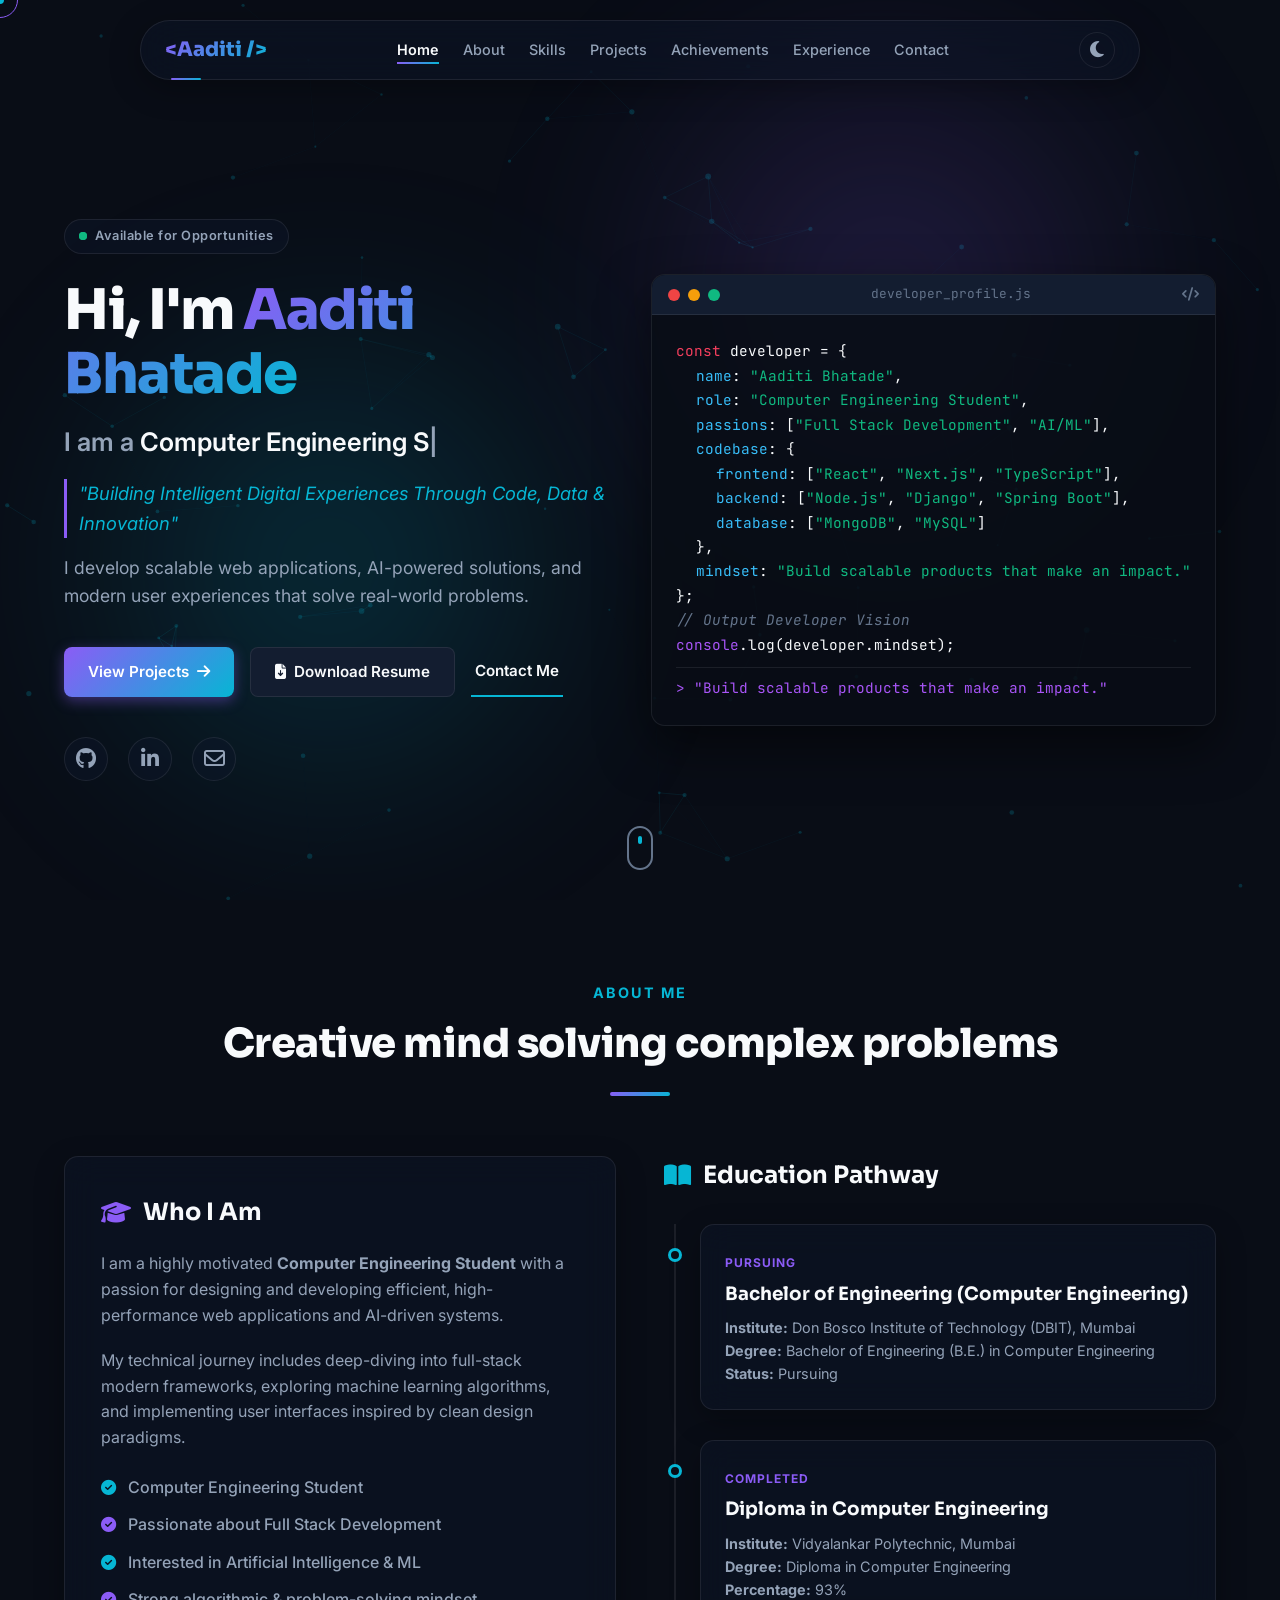
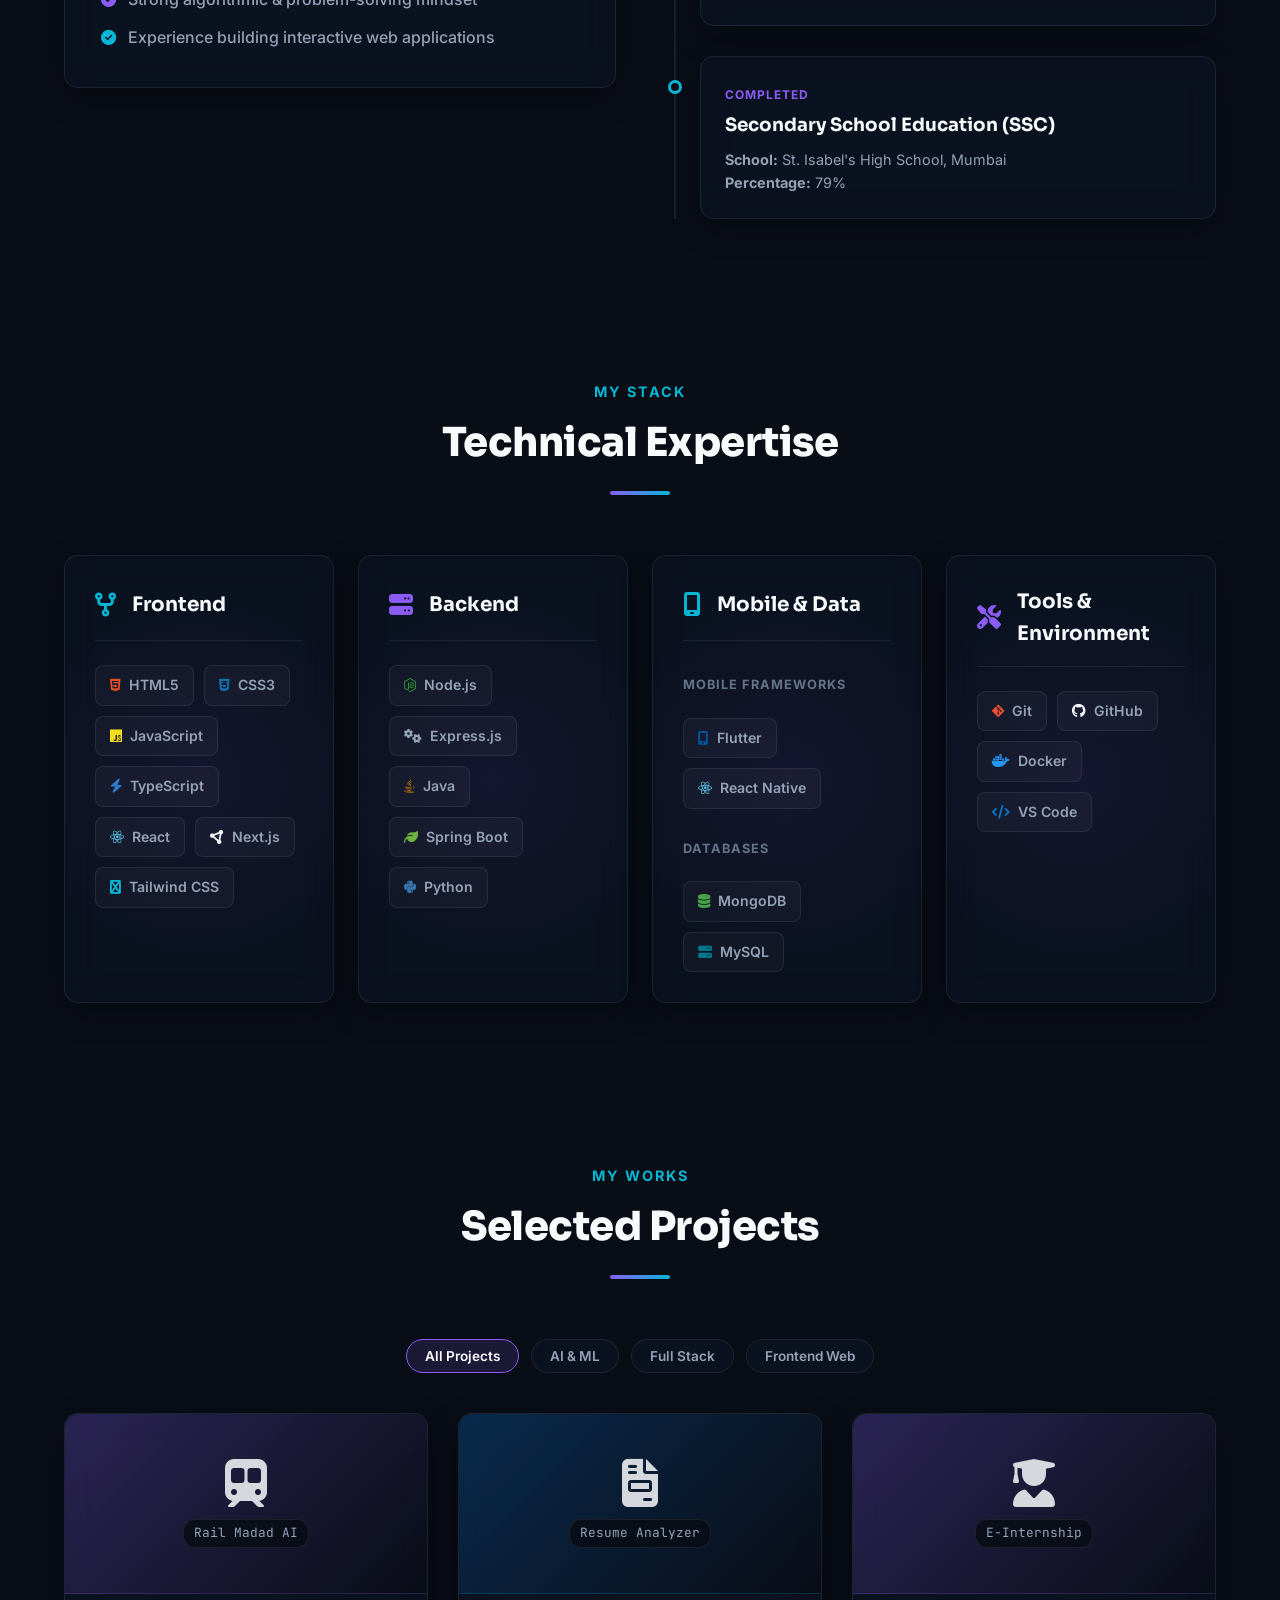
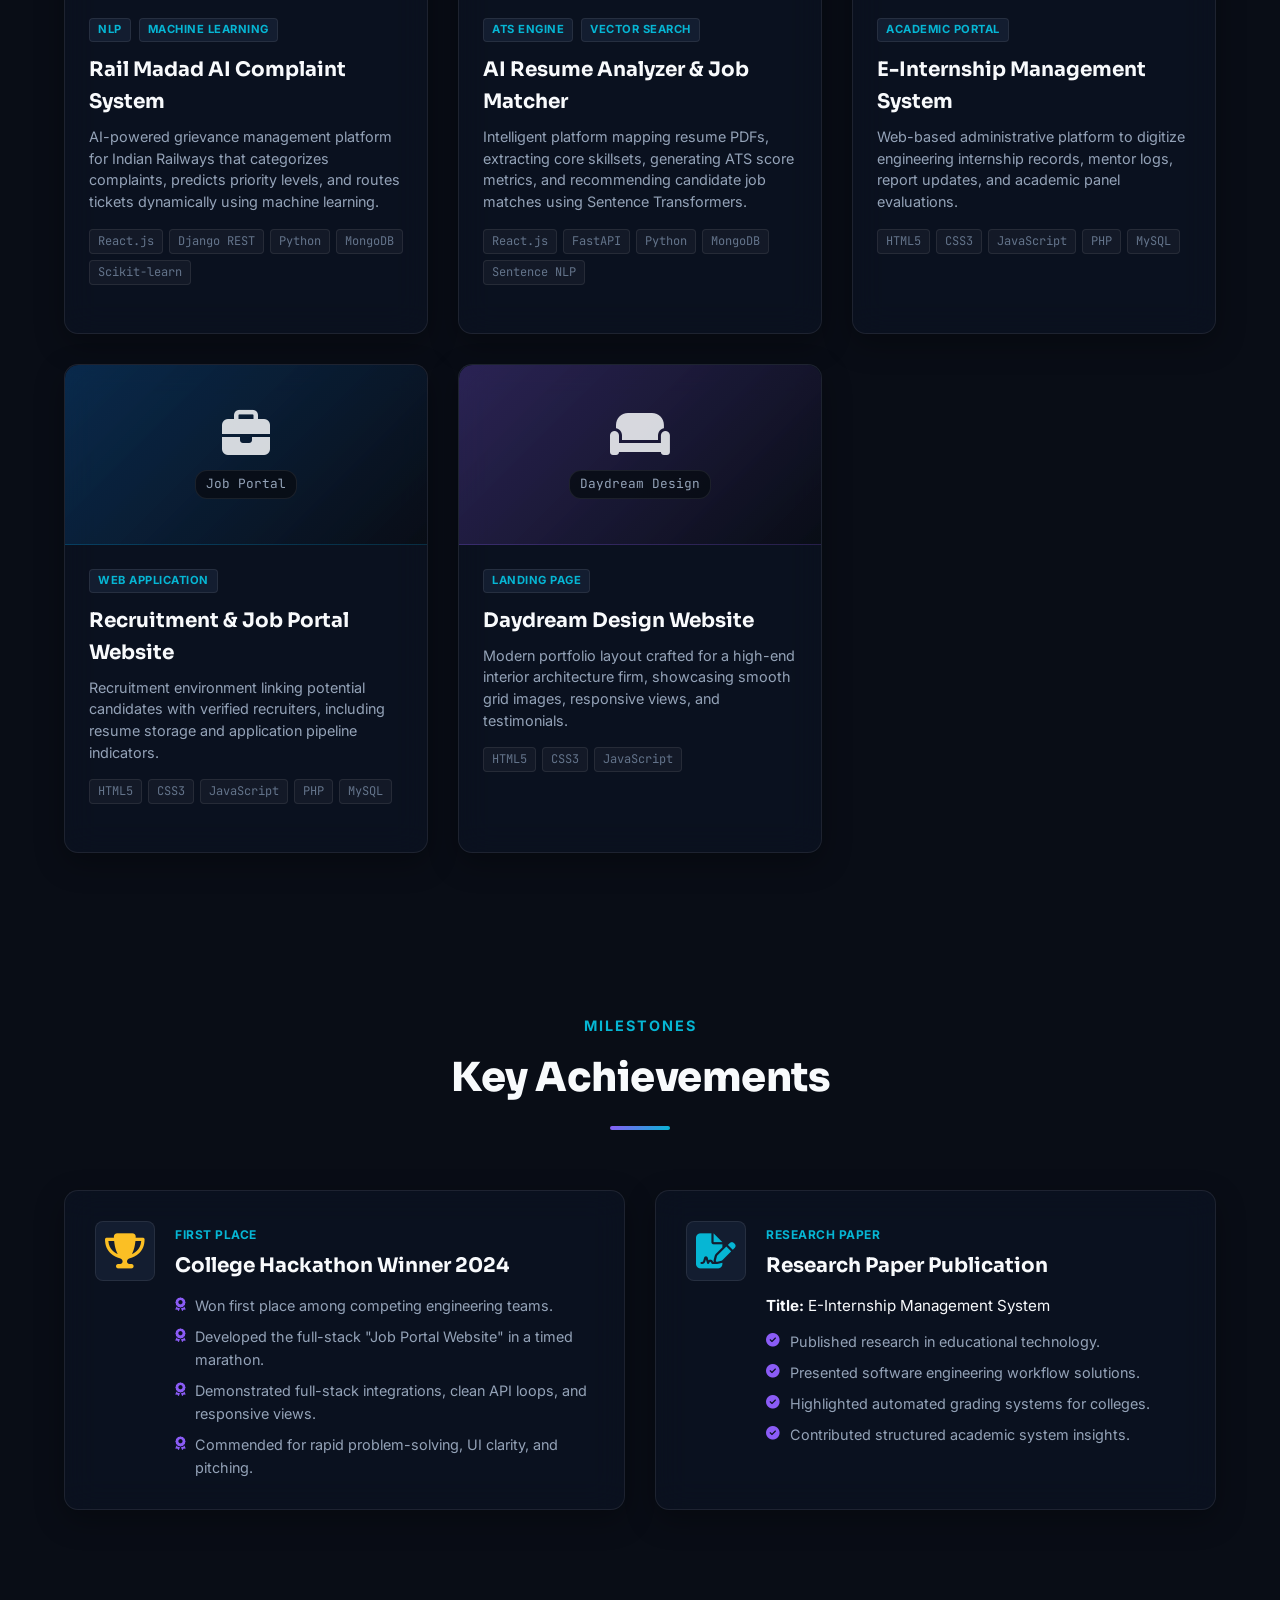
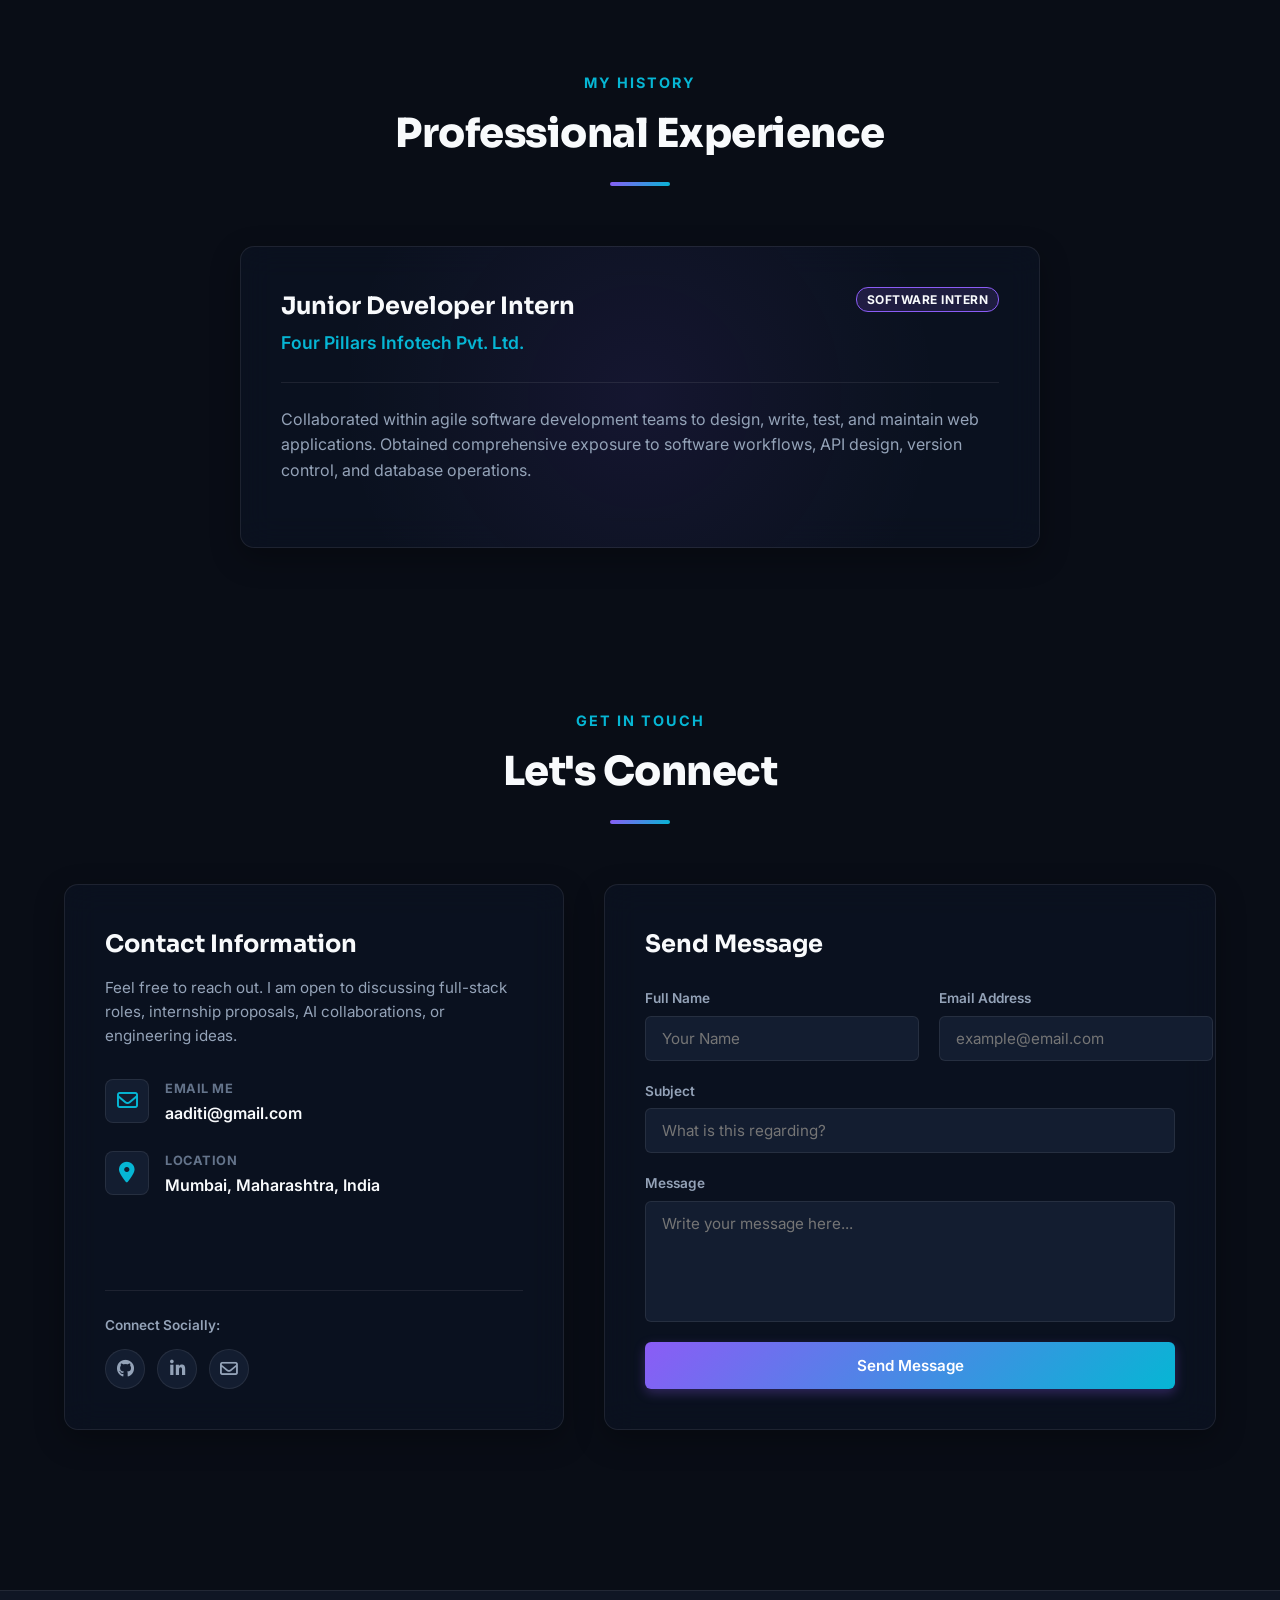
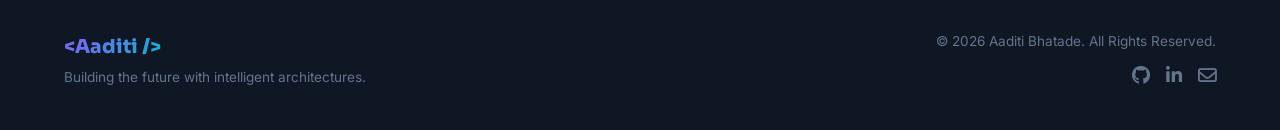
<file: index.html>
<!DOCTYPE html>
<html lang="en" data-theme="dark">
<head>
    <meta charset="UTF-8">
    <meta name="viewport" content="width=device-width, initial-scale=1.0">
    
    <!-- Primary SEO Meta Tags -->
    <title>Aaditi Bhatade | Computer Engineering Student & Full Stack Developer</title>
    <meta name="title" content="Aaditi Bhatade | Computer Engineering Student & Full Stack Developer">
    <meta name="description" content="Portfolio of Aaditi Bhatade, a Computer Engineering Student, Full Stack Developer, and AI Enthusiast. Discover modern web development and AI projects, experience, and academic achievements.">
    <meta name="keywords" content="Aaditi Bhatade, Full Stack Developer, Computer Engineering, AI Enthusiast, Python, React, Next.js, Django, Machine Learning, Resume Analyzer, Rail Madad">
    <meta name="author" content="Aaditi Bhatade">

    <!-- Open Graph / Facebook -->
    <meta property="og:type" content="website">
    <meta property="og:url" content="https://aaditibhatade.github.io/">
    <meta property="og:title" content="Aaditi Bhatade | Computer Engineering Student & Full Stack Developer">
    <meta property="og:description" content="Portfolio of Aaditi Bhatade, a Computer Engineering Student, Full Stack Developer, and AI Enthusiast. Discover modern web development and AI projects, experience, and academic achievements.">

    <!-- Twitter -->
    <meta property="twitter:card" content="summary_large_image">
    <meta property="twitter:url" content="https://aaditibhatade.github.io/">
    <meta property="twitter:title" content="Aaditi Bhatade | Computer Engineering Student & Full Stack Developer">
    <meta property="twitter:description" content="Portfolio of Aaditi Bhatade, a Computer Engineering Student, Full Stack Developer, and AI Enthusiast. Discover modern web development and AI projects, experience, and academic achievements.">

    <!-- Google Fonts -->
    <link rel="preconnect" href="https://fonts.googleapis.com">
    <link rel="preconnect" href="https://fonts.gstatic.com" crossorigin>
    <link href="https://fonts.googleapis.com/css2?family=Inter:wght@300;400;500;600;700;800&family=Sora:wght@400;500;600;700;800&family=JetBrains+Mono:wght@400;500&display=swap" rel="stylesheet">

    <!-- FontAwesome CDN for Icons -->
    <link rel="stylesheet" href="https://cdnjs.cloudflare.com/ajax/libs/font-awesome/6.4.0/css/all.min.css">

    <!-- Custom CSS -->
    <link rel="stylesheet" href="assets/css/style.css">
</head>
<body>

    <!-- Preloader Loading Screen -->
    <div id="preloader">
        <div class="preloader-content">
            <div class="preloader-terminal">
                <span class="terminal-prompt">></span>
                <span class="terminal-text" id="preloader-typed">initializing_portfolio...</span>
            </div>
            <div class="preloader-progress-bar">
                <div class="preloader-progress"></div>
            </div>
        </div>
    </div>

    <!-- Custom Cursor -->
    <div class="custom-cursor-dot" id="cursor-dot"></div>
    <div class="custom-cursor-outline" id="cursor-outline"></div>

    <!-- Floating Canvas Particle Background -->
    <canvas id="particle-canvas"></canvas>

    <!-- Header Navigation -->
    <nav class="navbar" id="main-navbar">
        <div class="navbar-container">
            <a href="#home" class="logo-link" id="nav-logo">
                <span class="logo-text">&lt;Aaditi /&gt;</span>
            </a>
            
            <ul class="nav-menu" id="nav-menu">
                <li class="nav-item"><a href="#home" class="nav-link active">Home</a></li>
                <li class="nav-item"><a href="#about" class="nav-link">About</a></li>
                <li class="nav-item"><a href="#skills" class="nav-link">Skills</a></li>
                <li class="nav-item"><a href="#projects" class="nav-link">Projects</a></li>
                <li class="nav-item"><a href="#achievements" class="nav-link">Achievements</a></li>
                <li class="nav-item"><a href="#experience" class="nav-link">Experience</a></li>
                <li class="nav-item"><a href="#contact" class="nav-link">Contact</a></li>
            </ul>

            <div class="nav-actions">
                <button class="theme-toggle-btn" id="theme-toggle" aria-label="Toggle Theme">
                    <i class="fa-solid fa-moon moon-icon"></i>
                    <i class="fa-solid fa-sun sun-icon"></i>
                </button>
                <button class="mobile-toggle" id="mobile-toggle" aria-label="Toggle Mobile Menu">
                    <span class="bar"></span>
                    <span class="bar"></span>
                    <span class="bar"></span>
                </button>
            </div>
        </div>
        <!-- Scroll indicator bar -->
        <div class="scroll-progress-indicator" id="scroll-bar"></div>
    </nav>

    <!-- Main Content -->
    <main>
        
        <!-- Hero Section -->
        <section id="home" class="hero-section">
            <div class="hero-bg-glows">
                <div class="glow glow-purple"></div>
                <div class="glow glow-cyan"></div>
            </div>
            <div class="section-container hero-container">
                <div class="hero-content">
                    <div class="hero-badge animate-fade-in">
                        <span class="badge-dot"></span>
                        <span class="badge-text">Available for Opportunities</span>
                    </div>
                    <h1 class="hero-title animate-fade-in-up">
                        Hi, I'm <span class="gradient-text">Aaditi Bhatade</span>
                    </h1>
                    <h2 class="hero-subtitle animate-fade-in-up delay-1">
                        I am a <span class="typing-text" id="typed-roles"></span><span class="cursor-blink">|</span>
                    </h2>
                    <p class="hero-headline animate-fade-in-up delay-2">
                        "Building Intelligent Digital Experiences Through Code, Data & Innovation"
                    </p>
                    <p class="hero-description animate-fade-in-up delay-3">
                        I develop scalable web applications, AI-powered solutions, and modern user experiences that solve real-world problems.
                    </p>
                    <div class="hero-buttons animate-fade-in-up delay-4">
                        <a href="#projects" class="btn btn-primary" id="btn-view-projects">
                            <span>View Projects</span>
                            <i class="fa-solid fa-arrow-right icon-arrow"></i>
                        </a>
                        <a href="resume.html" target="_blank" class="btn btn-secondary" id="btn-download-resume">
                            <i class="fa-solid fa-file-arrow-down"></i>
                            <span>Download Resume</span>
                        </a>
                        <a href="#contact" class="btn btn-tertiary" id="btn-contact-me">
                            <span>Contact Me</span>
                        </a>
                    </div>
                    
                    <div class="hero-socials animate-fade-in-up delay-5">
                        <a href="https://github.com/aaditibhatade" target="_blank" aria-label="GitHub" class="social-icon-link">
                            <i class="fa-brands fa-github"></i>
                        </a>
                        <a href="https://www.linkedin.com/in/aaditi-bhatade-22935a331/" target="_blank" aria-label="LinkedIn" class="social-icon-link">
                            <i class="fa-brands fa-linkedin-in"></i>
                        </a>
                        <a href="mailto:aaditi@gmail.com" aria-label="Email" class="social-icon-link">
                            <i class="fa-regular fa-envelope"></i>
                        </a>
                    </div>
                </div>

                <div class="hero-visual animate-fade-in-right">
                    <div class="terminal-container glass-card spotlight-card">
                        <div class="terminal-header">
                            <div class="terminal-actions">
                                <span class="dot-btn red"></span>
                                <span class="dot-btn yellow"></span>
                                <span class="dot-btn green"></span>
                            </div>
                            <div class="terminal-title">developer_profile.js</div>
                            <div class="terminal-icons">
                                <i class="fa-solid fa-code"></i>
                            </div>
                        </div>
                        <div class="terminal-body font-mono">
                            <div class="code-line"><span class="code-keyword">const</span> <span class="code-variable">developer</span> = {</div>
                            <div class="code-line indent"><span class="code-property">name</span>: <span class="code-string">"Aaditi Bhatade"</span>,</div>
                            <div class="code-line indent"><span class="code-property">role</span>: <span class="code-string">"Computer Engineering Student"</span>,</div>
                            <div class="code-line indent"><span class="code-property">passions</span>: [<span class="code-string">"Full Stack Development"</span>, <span class="code-string">"AI/ML"</span>],</div>
                            <div class="code-line indent"><span class="code-property">codebase</span>: {</div>
                            <div class="code-line indent-2"><span class="code-property">frontend</span>: [<span class="code-string">"React"</span>, <span class="code-string">"Next.js"</span>, <span class="code-string">"TypeScript"</span>],</div>
                            <div class="code-line indent-2"><span class="code-property">backend</span>: [<span class="code-string">"Node.js"</span>, <span class="code-string">"Django"</span>, <span class="code-string">"Spring Boot"</span>],</div>
                            <div class="code-line indent-2"><span class="code-property">database</span>: [<span class="code-string">"MongoDB"</span>, <span class="code-string">"MySQL"</span>]</div>
                            <div class="code-line indent">},</div>
                            <div class="code-line indent"><span class="code-property">mindset</span>: <span class="code-string">"Build scalable products that make an impact."</span></div>
                            <div class="code-line">};</div>
                            <div class="code-line"></div>
                            <div class="code-line"><span class="code-comment">// Output Developer Vision</span></div>
                            <div class="code-line"><span class="code-built-in">console</span>.log(<span class="code-variable">developer</span>.mindset);</div>
                            <div class="code-line code-output">> "Build scalable products that make an impact."</div>
                        </div>
                    </div>
                </div>
            </div>
            
            <div class="hero-scroll-indicator">
                <a href="#about" class="mouse-scroll" aria-label="Scroll to About">
                    <span class="mouse-wheel"></span>
                </a>
            </div>
        </section>

        <!-- About Section -->
        <section id="about" class="about-section scroll-reveal">
            <div class="section-container">
                <div class="section-header">
                    <span class="section-tagline">About Me</span>
                    <h2 class="section-title">Creative mind solving complex problems</h2>
                    <div class="section-underline"></div>
                </div>

                <div class="about-grid">
                    <div class="about-info-panel">
                        <div class="glass-card spotlight-card about-intro-card">
                            <h3 class="card-headline"><i class="fa-solid fa-graduation-cap"></i> Who I Am</h3>
                            <p>I am a highly motivated <strong>Computer Engineering Student</strong> with a passion for designing and developing efficient, high-performance web applications and AI-driven systems.</p>
                            <p>My technical journey includes deep-diving into full-stack modern frameworks, exploring machine learning algorithms, and implementing user interfaces inspired by clean design paradigms.</p>
                            
                            <ul class="about-bullets">
                                <li><i class="fa-solid fa-circle-check text-cyan"></i> Computer Engineering Student</li>
                                <li><i class="fa-solid fa-circle-check text-purple"></i> Passionate about Full Stack Development</li>
                                <li><i class="fa-solid fa-circle-check text-cyan"></i> Interested in Artificial Intelligence & ML</li>
                                <li><i class="fa-solid fa-circle-check text-purple"></i> Strong algorithmic & problem-solving mindset</li>
                                <li><i class="fa-solid fa-circle-check text-cyan"></i> Experience building interactive web applications</li>
                            </ul>
                        </div>
                    </div>

                    <div class="about-education-timeline">
                        <h3 class="education-header-title"><i class="fa-solid fa-book-open"></i> Education Pathway</h3>
                        <div class="timeline-container">
                            <!-- Education Item 1 -->
                            <div class="timeline-item">
                                <div class="timeline-dot"></div>
                                <div class="timeline-content glass-card spotlight-card">
                                    <span class="timeline-period">Pursuing</span>
                                    <h4 class="timeline-title">Bachelor of Engineering (Computer Engineering)</h4>
                                    <p class="timeline-text" style="margin-top: 8px; font-size: 0.9rem; line-height: 1.6;">
                                        <strong>Institute:</strong> Don Bosco Institute of Technology (DBIT), Mumbai<br>
                                        <strong>Degree:</strong> Bachelor of Engineering (B.E.) in Computer Engineering<br>
                                        <strong>Status:</strong> Pursuing
                                    </p>
                                </div>
                            </div>
                            
                            <!-- Education Item 2 -->
                            <div class="timeline-item">
                                <div class="timeline-dot"></div>
                                <div class="timeline-content glass-card spotlight-card">
                                    <span class="timeline-period">Completed</span>
                                    <h4 class="timeline-title">Diploma in Computer Engineering</h4>
                                    <p class="timeline-text" style="margin-top: 8px; font-size: 0.9rem; line-height: 1.6;">
                                        <strong>Institute:</strong> Vidyalankar Polytechnic, Mumbai<br>
                                        <strong>Degree:</strong> Diploma in Computer Engineering<br>
                                        <strong>Percentage:</strong> 93%
                                    </p>
                                </div>
                            </div>
                            
                            <!-- Education Item 3 -->
                            <div class="timeline-item">
                                <div class="timeline-dot"></div>
                                <div class="timeline-content glass-card spotlight-card">
                                    <span class="timeline-period">Completed</span>
                                    <h4 class="timeline-title">Secondary School Education (SSC)</h4>
                                    <p class="timeline-text" style="margin-top: 8px; font-size: 0.9rem; line-height: 1.6;">
                                        <strong>School:</strong> St. Isabel's High School, Mumbai<br>
                                        <strong>Percentage:</strong> 79%
                                    </p>
                                </div>
                            </div>
                        </div>
                    </div>
                </div>
            </div>
        </section>

        <!-- Skills Section -->
        <section id="skills" class="skills-section scroll-reveal">
            <div class="section-container">
                <div class="section-header">
                    <span class="section-tagline">My Stack</span>
                    <h2 class="section-title">Technical Expertise</h2>
                    <div class="section-underline"></div>
                </div>

                <div class="skills-grid">
                    <!-- Frontend Skills Card -->
                    <div class="skills-category-card glass-card spotlight-card">
                        <div class="category-header">
                            <div class="category-icon text-cyan"><i class="fa-solid fa-code-fork"></i></div>
                            <h3 class="category-title">Frontend</h3>
                        </div>
                        <div class="skills-tags-container">
                            <span class="skill-badge"><i class="fa-brands fa-html5 brand-html"></i> HTML5</span>
                            <span class="skill-badge"><i class="fa-brands fa-css3-alt brand-css"></i> CSS3</span>
                            <span class="skill-badge"><i class="fa-brands fa-js brand-js"></i> JavaScript</span>
                            <span class="skill-badge"><i class="fa-solid fa-bolt brand-ts"></i> TypeScript</span>
                            <span class="skill-badge"><i class="fa-brands fa-react brand-react"></i> React</span>
                            <span class="skill-badge"><i class="fa-solid fa-circle-nodes brand-next"></i> Next.js</span>
                            <span class="skill-badge"><i class="fa-brands fa-wind brand-tailwind"></i> Tailwind CSS</span>
                        </div>
                    </div>

                    <!-- Backend Skills Card -->
                    <div class="skills-category-card glass-card spotlight-card">
                        <div class="category-header">
                            <div class="category-icon text-purple"><i class="fa-solid fa-server"></i></div>
                            <h3 class="category-title">Backend</h3>
                        </div>
                        <div class="skills-tags-container">
                            <span class="skill-badge"><i class="fa-brands fa-node-js brand-node"></i> Node.js</span>
                            <span class="skill-badge"><i class="fa-solid fa-gears brand-express"></i> Express.js</span>
                            <span class="skill-badge"><i class="fa-brands fa-java brand-java"></i> Java</span>
                            <span class="skill-badge"><i class="fa-solid fa-leaf brand-spring"></i> Spring Boot</span>
                            <span class="skill-badge"><i class="fa-brands fa-python brand-python"></i> Python</span>
                        </div>
                    </div>

                    <!-- Mobile & Database Skills Card -->
                    <div class="skills-category-card glass-card spotlight-card">
                        <div class="category-header">
                            <div class="category-icon text-cyan"><i class="fa-solid fa-mobile-screen"></i></div>
                            <h3 class="category-title">Mobile & Data</h3>
                        </div>
                        <div class="skills-tags-container">
                            <div class="skills-subcategory-title">Mobile Frameworks</div>
                            <div class="skills-subcategory-tags">
                                <span class="skill-badge"><i class="fa-solid fa-mobile-screen-button brand-flutter"></i> Flutter</span>
                                <span class="skill-badge"><i class="fa-brands fa-react brand-react"></i> React Native</span>
                            </div>

                            <div class="skills-subcategory-title margin-top-md">Databases</div>
                            <div class="skills-subcategory-tags">
                                <span class="skill-badge"><i class="fa-solid fa-database brand-mongodb"></i> MongoDB</span>
                                <span class="skill-badge"><i class="fa-solid fa-server brand-mysql"></i> MySQL</span>
                            </div>
                        </div>
                    </div>

                    <!-- Tools Skills Card -->
                    <div class="skills-category-card glass-card spotlight-card">
                        <div class="category-header">
                            <div class="category-icon text-purple"><i class="fa-solid fa-screwdriver-wrench"></i></div>
                            <h3 class="category-title">Tools & Environment</h3>
                        </div>
                        <div class="skills-tags-container">
                            <span class="skill-badge"><i class="fa-brands fa-git-alt brand-git"></i> Git</span>
                            <span class="skill-badge"><i class="fa-brands fa-github brand-github"></i> GitHub</span>
                            <span class="skill-badge"><i class="fa-brands fa-docker brand-docker"></i> Docker</span>
                            <span class="skill-badge"><i class="fa-solid fa-code brand-vscode"></i> VS Code</span>
                        </div>
                    </div>
                </div>
            </div>
        </section>

        <!-- Projects Section -->
        <section id="projects" class="projects-section scroll-reveal">
            <div class="section-container">
                <div class="section-header">
                    <span class="section-tagline">My Works</span>
                    <h2 class="section-title">Selected Projects</h2>
                    <div class="section-underline"></div>
                </div>

                <!-- Projects Filters -->
                <div class="projects-filter-bar">
                    <button class="filter-btn active" data-filter="all">All Projects</button>
                    <button class="filter-btn" data-filter="ai-ml">AI & ML</button>
                    <button class="filter-btn" data-filter="fullstack">Full Stack</button>
                    <button class="filter-btn" data-filter="frontend">Frontend Web</button>
                </div>

                <!-- Projects Grid -->
                <div class="projects-grid">
                    
                    <!-- Project 1 -->
                    <article class="project-card glass-card spotlight-card show" data-categories="ai-ml fullstack">
                        <div class="project-image-wrapper">
                            <div class="project-placeholder-image glow-purple-bg">
                                <i class="fa-solid fa-train-subway project-placeholder-icon"></i>
                                <span class="placeholder-tag">Rail Madad AI</span>
                            </div>
                            <div class="project-overlay">
                                <p class="project-overlay-desc">Automatically routes tickets to Indian Railway divisions with priority scoring using advanced text processing.</p>
                            </div>
                        </div>
                        <div class="project-info">
                            <div class="project-category-badges">
                                <span class="tech-badge">NLP</span>
                                <span class="tech-badge">Machine Learning</span>
                            </div>
                            <h3 class="project-card-title">Rail Madad AI Complaint System</h3>
                            <p class="project-card-desc">AI-powered grievance management platform for Indian Railways that categorizes complaints, predicts priority levels, and routes tickets dynamically using machine learning.</p>
                            <div class="project-tech-stack">
                                <span class="stack-tag">React.js</span>
                                <span class="stack-tag">Django REST</span>
                                <span class="stack-tag">Python</span>
                                <span class="stack-tag">MongoDB</span>
                                <span class="stack-tag">Scikit-learn</span>
                            </div>

                        </div>
                    </article>

                    <!-- Project 2 -->
                    <article class="project-card glass-card spotlight-card show" data-categories="ai-ml fullstack">
                        <div class="project-image-wrapper">
                            <div class="project-placeholder-image glow-cyan-bg">
                                <i class="fa-solid fa-file-invoice project-placeholder-icon"></i>
                                <span class="placeholder-tag">Resume Analyzer</span>
                            </div>
                            <div class="project-overlay">
                                <p class="project-overlay-desc">Performs semantic searches to match applicant profiles to job requirements using vector embedding algorithms.</p>
                            </div>
                        </div>
                        <div class="project-info">
                            <div class="project-category-badges">
                                <span class="tech-badge">ATS Engine</span>
                                <span class="tech-badge">Vector Search</span>
                            </div>
                            <h3 class="project-card-title">AI Resume Analyzer & Job Matcher</h3>
                            <p class="project-card-desc">Intelligent platform mapping resume PDFs, extracting core skillsets, generating ATS score metrics, and recommending candidate job matches using Sentence Transformers.</p>
                            <div class="project-tech-stack">
                                <span class="stack-tag">React.js</span>
                                <span class="stack-tag">FastAPI</span>
                                <span class="stack-tag">Python</span>
                                <span class="stack-tag">MongoDB</span>
                                <span class="stack-tag">Sentence NLP</span>
                            </div>

                        </div>
                    </article>

                    <!-- Project 3 -->
                    <article class="project-card glass-card spotlight-card show" data-categories="fullstack">
                        <div class="project-image-wrapper">
                            <div class="project-placeholder-image glow-purple-bg">
                                <i class="fa-solid fa-user-graduate project-placeholder-icon"></i>
                                <span class="placeholder-tag">E-Internship</span>
                            </div>
                            <div class="project-overlay">
                                <p class="project-overlay-desc">Optimizes institutional workflow from intern requests to evaluations and final system grading.</p>
                            </div>
                        </div>
                        <div class="project-info">
                            <div class="project-category-badges">
                                <span class="tech-badge">Academic Portal</span>
                            </div>
                            <h3 class="project-card-title">E-Internship Management System</h3>
                            <p class="project-card-desc">Web-based administrative platform to digitize engineering internship records, mentor logs, report updates, and academic panel evaluations.</p>
                            <div class="project-tech-stack">
                                <span class="stack-tag">HTML5</span>
                                <span class="stack-tag">CSS3</span>
                                <span class="stack-tag">JavaScript</span>
                                <span class="stack-tag">PHP</span>
                                <span class="stack-tag">MySQL</span>
                            </div>

                        </div>
                    </article>

                    <!-- Project 4 -->
                    <article class="project-card glass-card spotlight-card show" data-categories="fullstack">
                        <div class="project-image-wrapper">
                            <div class="project-placeholder-image glow-cyan-bg">
                                <i class="fa-solid fa-briefcase project-placeholder-icon"></i>
                                <span class="placeholder-tag">Job Portal</span>
                            </div>
                            <div class="project-overlay">
                                <p class="project-overlay-desc">Features tracking channels for applications, employer verification profiles, and dynamic resumes.</p>
                            </div>
                        </div>
                        <div class="project-info">
                            <div class="project-category-badges">
                                <span class="tech-badge">Web Application</span>
                            </div>
                            <h3 class="project-card-title">Recruitment & Job Portal Website</h3>
                            <p class="project-card-desc">Recruitment environment linking potential candidates with verified recruiters, including resume storage and application pipeline indicators.</p>
                            <div class="project-tech-stack">
                                <span class="stack-tag">HTML5</span>
                                <span class="stack-tag">CSS3</span>
                                <span class="stack-tag">JavaScript</span>
                                <span class="stack-tag">PHP</span>
                                <span class="stack-tag">MySQL</span>
                            </div>

                        </div>
                    </article>

                    <!-- Project 5 -->
                    <article class="project-card glass-card spotlight-card show" data-categories="frontend">
                        <div class="project-image-wrapper">
                            <div class="project-placeholder-image glow-purple-bg">
                                <i class="fa-solid fa-couch project-placeholder-icon"></i>
                                <span class="placeholder-tag">Daydream Design</span>
                            </div>
                            <div class="project-overlay">
                                <p class="project-overlay-desc">Showcases visual content grids, responsive slide portfolios, and contact forms.</p>
                            </div>
                        </div>
                        <div class="project-info">
                            <div class="project-category-badges">
                                <span class="tech-badge">Landing Page</span>
                            </div>
                            <h3 class="project-card-title">Daydream Design Website</h3>
                            <p class="project-card-desc">Modern portfolio layout crafted for a high-end interior architecture firm, showcasing smooth grid images, responsive views, and testimonials.</p>
                            <div class="project-tech-stack">
                                <span class="stack-tag">HTML5</span>
                                <span class="stack-tag">CSS3</span>
                                <span class="stack-tag">JavaScript</span>
                            </div>

                        </div>
                    </article>
                </div>
            </div>
        </section>

        <!-- Achievements Section -->
        <section id="achievements" class="achievements-section scroll-reveal">
            <div class="section-container">
                <div class="section-header">
                    <span class="section-tagline">Milestones</span>
                    <h2 class="section-title">Key Achievements</h2>
                    <div class="section-underline"></div>
                </div>



                <!-- Achievement Cards -->
                <div class="achievements-grid">
                    <div class="achievement-card glass-card spotlight-card">
                        <div class="achievement-icon-wrapper text-yellow-gold animate-pulse">
                            <i class="fa-solid fa-trophy"></i>
                        </div>
                        <div class="achievement-content">
                            <span class="achievement-badge">First Place</span>
                            <h3 class="achievement-title">College Hackathon Winner 2024</h3>
                            <ul class="achievement-highlights">
                                <li><i class="fa-solid fa-award"></i> Won first place among competing engineering teams.</li>
                                <li><i class="fa-solid fa-award"></i> Developed the full-stack "Job Portal Website" in a timed marathon.</li>
                                <li><i class="fa-solid fa-award"></i> Demonstrated full-stack integrations, clean API loops, and responsive views.</li>
                                <li><i class="fa-solid fa-award"></i> Commended for rapid problem-solving, UI clarity, and pitching.</li>
                            </ul>
                        </div>
                    </div>

                    <div class="achievement-card glass-card spotlight-card">
                        <div class="achievement-icon-wrapper text-cyan animate-pulse">
                            <i class="fa-solid fa-file-signature"></i>
                        </div>
                        <div class="achievement-content">
                            <span class="achievement-badge">Research Paper</span>
                            <h3 class="achievement-title">Research Paper Publication</h3>
                            <p class="achievement-paper-name"><strong>Title:</strong> E-Internship Management System</p>
                            <ul class="achievement-highlights">
                                <li><i class="fa-solid fa-circle-check"></i> Published research in educational technology.</li>
                                <li><i class="fa-solid fa-circle-check"></i> Presented software engineering workflow solutions.</li>
                                <li><i class="fa-solid fa-circle-check"></i> Highlighted automated grading systems for colleges.</li>
                                <li><i class="fa-solid fa-circle-check"></i> Contributed structured academic system insights.</li>
                            </ul>
                        </div>
                    </div>
                </div>
            </div>
        </section>

        <!-- Experience Section -->
        <section id="experience" class="experience-section scroll-reveal">
            <div class="section-container">
                <div class="section-header">
                    <span class="section-tagline">My History</span>
                    <h2 class="section-title">Professional Experience</h2>
                    <div class="section-underline"></div>
                </div>

                <div class="experience-timeline">
                    <div class="experience-card glass-card spotlight-card">
                        <div class="experience-header-block">
                            <div class="experience-role-info">
                                <h3 class="experience-role">Junior Developer Intern</h3>
                                <h4 class="experience-company">Four Pillars Infotech Pvt. Ltd.</h4>
                            </div>
                            <div class="experience-meta">
                                <span class="experience-badge">Software Intern</span>
                            </div>
                        </div>
                        <div class="experience-body">
                            <p class="experience-overview">
                                Collaborated within agile software development teams to design, write, test, and maintain web applications. Obtained comprehensive exposure to software workflows, API design, version control, and database operations.
                            </p>
                        </div>
                    </div>
                </div>
            </div>
        </section>

        <!-- Contact Section -->
        <section id="contact" class="contact-section scroll-reveal">
            <div class="section-container">
                <div class="section-header">
                    <span class="section-tagline">Get In Touch</span>
                    <h2 class="section-title">Let's Connect</h2>
                    <div class="section-underline"></div>
                </div>

                <div class="contact-grid">
                    <!-- Contact Details Box -->
                    <div class="contact-info-panel glass-card spotlight-card">
                        <h3 class="contact-panel-title">Contact Information</h3>
                        <p class="contact-panel-desc">Feel free to reach out. I am open to discussing full-stack roles, internship proposals, AI collaborations, or engineering ideas.</p>
                        
                        <div class="contact-detail-items">
                            <div class="detail-item">
                                <div class="detail-icon"><i class="fa-regular fa-envelope"></i></div>
                                <div class="detail-content">
                                    <span class="detail-label">Email Me</span>
                                    <a href="mailto:aaditi@gmail.com" class="detail-link" id="email-value">aaditi@gmail.com</a>
                                    <button class="copy-detail-btn" onclick="navigator.clipboard.writeText('aaditi@gmail.com'); alert('Email address copied!');" aria-label="Copy Email"><i class="fa-regular fa-copy"></i></button>
                                </div>
                            </div>

                            <div class="detail-item">
                                <div class="detail-icon"><i class="fa-solid fa-location-dot"></i></div>
                                <div class="detail-content">
                                    <span class="detail-label">Location</span>
                                    <span class="detail-text">Mumbai, Maharashtra, India</span>
                                </div>
                            </div>
                        </div>

                        <div class="contact-social-footer">
                            <span class="social-footer-label">Connect Socially:</span>
                            <div class="contact-social-links">
                                <a href="https://github.com/aaditibhatade" target="_blank" aria-label="GitHub"><i class="fa-brands fa-github"></i></a>
                                <a href="https://www.linkedin.com/in/aaditi-bhatade-22935a331/" target="_blank" aria-label="LinkedIn"><i class="fa-brands fa-linkedin-in"></i></a>
                                <a href="mailto:aaditi@gmail.com" aria-label="Email"><i class="fa-regular fa-envelope"></i></a>
                            </div>
                        </div>
                    </div>

                    <!-- Contact Form Box -->
                    <div class="contact-form-panel glass-card spotlight-card">
                        <form id="contact-form" novalidate>
                            <h3 class="form-panel-title">Send Message</h3>
                            
                            <div class="form-row">
                                <div class="form-group">
                                    <label for="form-name" class="form-label">Full Name</label>
                                    <input type="text" id="form-name" class="form-input" placeholder="Your Name" required>
                                    <span class="error-message" id="error-name">Please enter your name.</span>
                                </div>
                                
                                <div class="form-group">
                                    <label for="form-email" class="form-label">Email Address</label>
                                    <input type="email" id="form-email" class="form-input" placeholder="example@email.com" required>
                                    <span class="error-message" id="error-email">Please enter a valid email address.</span>
                                </div>
                            </div>
                            
                            <div class="form-group">
                                <label for="form-subject" class="form-label">Subject</label>
                                <input type="text" id="form-subject" class="form-input" placeholder="What is this regarding?" required>
                                <span class="error-message" id="error-subject">Please enter a subject.</span>
                            </div>
                            
                            <div class="form-group">
                                <label for="form-message" class="form-label">Message</label>
                                <textarea id="form-message" class="form-textarea" rows="5" placeholder="Write your message here..." required></textarea>
                                <span class="error-message" id="error-message-field">Please enter your message.</span>
                            </div>
                            
                            <button type="submit" class="btn btn-submit" id="btn-submit-form">
                                <span class="btn-text">Send Message</span>
                                <span class="btn-spinner hidden"><i class="fa-solid fa-circle-notch fa-spin"></i></span>
                            </button>

                            <!-- Success Banner -->
                            <div class="form-success-overlay" id="form-success-overlay">
                                <div class="success-animation-wrapper">
                                    <div class="success-checkmark-circle">
                                        <div class="success-checkmark-draw"></div>
                                    </div>
                                    <h4 class="success-title">Message Sent!</h4>
                                    <p class="success-desc">Thank you for getting in touch. I will reply to you as soon as possible.</p>
                                    <button type="button" class="btn btn-secondary btn-sm" id="btn-success-reset">Send Another Message</button>
                                </div>
                            </div>
                        </form>
                    </div>
                </div>
            </div>
        </section>
        
    </main>

    <!-- Footer -->
    <footer class="site-footer">
        <div class="footer-container">
            <div class="footer-left">
                <span class="footer-logo">&lt;Aaditi /&gt;</span>
                <p class="footer-tag">Building the future with intelligent architectures.</p>
            </div>
            
            <div class="footer-right">
                <p class="copyright-text">&copy; 2026 Aaditi Bhatade. All Rights Reserved.</p>
                <div class="footer-social-links">
                    <a href="https://github.com/aaditibhatade" target="_blank" aria-label="GitHub"><i class="fa-brands fa-github"></i></a>
                    <a href="https://www.linkedin.com/in/aaditi-bhatade-22935a331/" target="_blank" aria-label="LinkedIn"><i class="fa-brands fa-linkedin-in"></i></a>
                    <a href="mailto:aaditi@gmail.com" aria-label="Email"><i class="fa-regular fa-envelope"></i></a>
                </div>
            </div>
        </div>
    </footer>

    <!-- Back to Top Button -->
    <button class="back-to-top-btn" id="back-to-top" aria-label="Back to Top">
        <svg class="progress-ring" width="44" height="44">
            <circle class="progress-ring-circle" stroke="var(--accent-primary)" stroke-width="3" fill="transparent" r="18" cx="22" cy="22"/>
        </svg>
        <i class="fa-solid fa-arrow-up btn-arrow-icon"></i>
    </button>

    <!-- Core Script -->
    <script src="assets/js/script.js"></script>
</body>
</html>
</file>
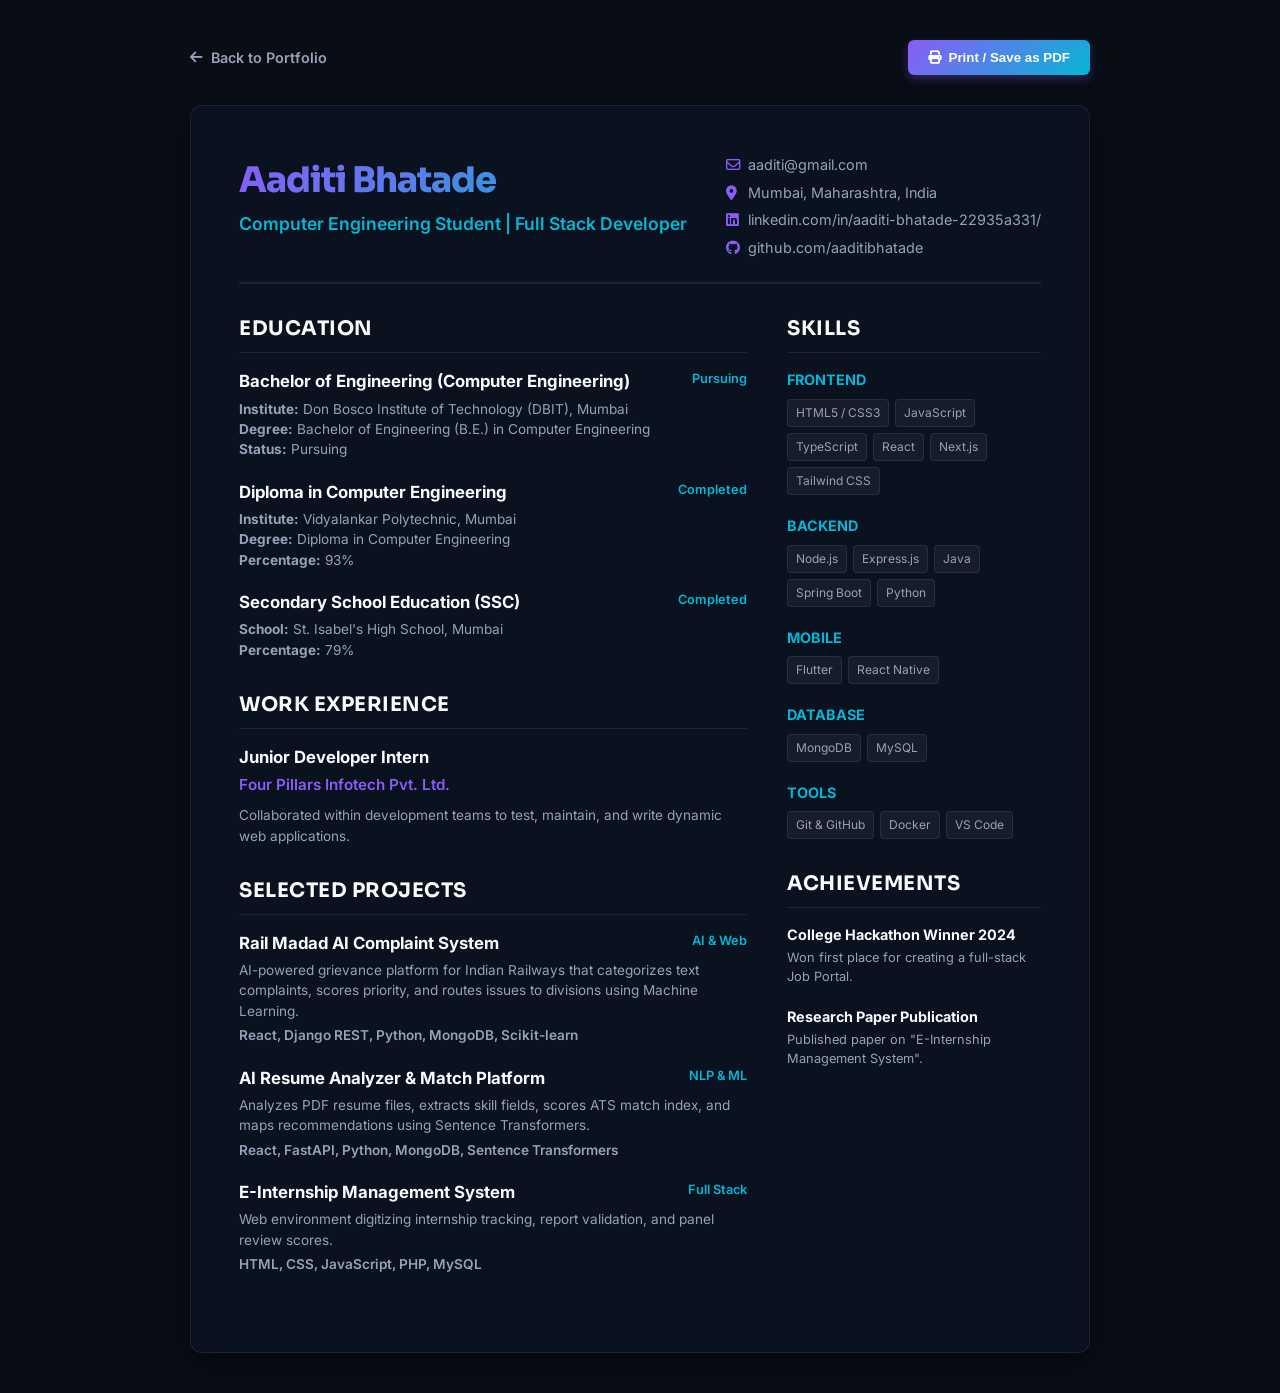
<file: resume.html>
<!DOCTYPE html>
<html lang="en">
<head>
    <meta charset="UTF-8">
    <meta name="viewport" content="width=device-width, initial-scale=1.0">
    <title>Resume | Aaditi Bhatade</title>
    <link href="https://fonts.googleapis.com/css2?family=Inter:wght@300;400;500;600;700;800&family=Sora:wght@500;600;700;800&display=swap" rel="stylesheet">
    <link rel="stylesheet" href="https://cdnjs.cloudflare.com/ajax/libs/font-awesome/6.4.0/css/all.min.css">
    <style>
        :root {
            --bg-page: #090d16;
            --bg-card: rgba(15, 23, 42, 0.45);
            --border-color: rgba(255, 255, 255, 0.08);
            --text-primary: #f8fafc;
            --text-secondary: #94a3b8;
            --accent-primary: #8b5cf6;
            --accent-secondary: #06b6d4;
        }

        * {
            box-sizing: border-box;
            margin: 0;
            padding: 0;
        }

        body {
            background-color: var(--bg-page);
            font-family: 'Inter', sans-serif;
            color: var(--text-primary);
            line-height: 1.5;
            padding: 40px 20px;
        }

        .resume-container {
            max-width: 900px;
            margin: 0 auto;
            background-color: var(--bg-card);
            border: 1px solid var(--border-color);
            border-radius: 12px;
            padding: 48px;
            box-shadow: 0 10px 30px rgba(0,0,0,0.5);
            backdrop-filter: blur(10px);
        }

        /* Top controls */
        .controls-header {
            display: flex;
            justify-content: space-between;
            align-items: center;
            margin-bottom: 30px;
            max-width: 900px;
            margin-left: auto;
            margin-right: auto;
        }

        .btn-back {
            color: var(--text-secondary);
            font-weight: 600;
            display: inline-flex;
            align-items: center;
            gap: 8px;
            text-decoration: none;
            font-size: 0.9rem;
        }

        .btn-back:hover {
            color: var(--accent-secondary);
        }

        .btn-print {
            background: linear-gradient(135deg, var(--accent-primary) 0%, var(--accent-secondary) 100%);
            color: white;
            border: none;
            padding: 10px 20px;
            border-radius: 6px;
            font-weight: 600;
            cursor: pointer;
            display: inline-flex;
            align-items: center;
            gap: 8px;
            box-shadow: 0 4px 10px rgba(139, 92, 246, 0.3);
        }

        .btn-print:hover {
            transform: translateY(-1px);
            box-shadow: 0 6px 15px rgba(139, 92, 246, 0.4);
        }

        /* Resume Header */
        .resume-header {
            border-bottom: 2px solid var(--border-color);
            padding-bottom: 24px;
            margin-bottom: 30px;
            display: flex;
            justify-content: space-between;
            align-items: flex-start;
            flex-wrap: wrap;
            gap: 20px;
        }

        .resume-title-block h1 {
            font-family: 'Sora', sans-serif;
            font-size: 2.2rem;
            font-weight: 800;
            letter-spacing: -1px;
            background: linear-gradient(135deg, var(--accent-primary) 0%, var(--accent-secondary) 100%);
            -webkit-background-clip: text;
            -webkit-text-fill-color: transparent;
        }

        .resume-title-block h2 {
            font-size: 1.1rem;
            color: var(--accent-secondary);
            font-weight: 600;
            margin-top: 4px;
        }

        .contact-info {
            display: grid;
            grid-template-columns: 1fr;
            gap: 6px;
            font-size: 0.9rem;
            color: var(--text-secondary);
        }

        .contact-info a {
            color: var(--text-secondary);
            text-decoration: none;
        }

        .contact-info a:hover {
            color: var(--accent-secondary);
        }

        .contact-info i {
            width: 18px;
            color: var(--accent-primary);
        }

        /* Layout Structure */
        .resume-body {
            display: grid;
            grid-template-columns: 2fr 1fr;
            gap: 40px;
        }

        .section-title {
            font-family: 'Sora', sans-serif;
            font-size: 1.25rem;
            font-weight: 700;
            color: var(--text-primary);
            border-bottom: 1px solid var(--border-color);
            padding-bottom: 8px;
            margin-bottom: 16px;
            text-transform: uppercase;
            letter-spacing: 0.5px;
        }

        .resume-block {
            margin-bottom: 30px;
        }

        /* Education & Experience Items */
        .resume-item {
            margin-bottom: 20px;
        }

        .item-header {
            display: flex;
            justify-content: space-between;
            align-items: flex-start;
            margin-bottom: 4px;
        }

        .item-title {
            font-weight: 700;
            font-size: 1.05rem;
            color: var(--text-primary);
        }

        .item-period {
            font-size: 0.8rem;
            color: var(--accent-secondary);
            font-weight: 600;
        }

        .item-subtitle {
            font-size: 0.95rem;
            color: var(--accent-primary);
            font-weight: 600;
            margin-bottom: 8px;
        }

        .item-score {
            font-size: 0.8rem;
            background-color: rgba(6, 182, 212, 0.1);
            color: var(--accent-secondary);
            padding: 2px 8px;
            border-radius: 4px;
            font-weight: 700;
            display: inline-block;
            margin-bottom: 8px;
        }

        .item-desc {
            font-size: 0.85rem;
            color: var(--text-secondary);
        }

        .item-bullets {
            list-style: none;
            margin-top: 8px;
        }

        .item-bullets li {
            position: relative;
            padding-left: 16px;
            font-size: 0.85rem;
            color: var(--text-secondary);
            margin-bottom: 4px;
        }

        .item-bullets li::before {
            content: "•";
            color: var(--accent-primary);
            position: absolute;
            left: 0;
            top: 0;
        }

        /* Skills Lists */
        .skills-list {
            margin-bottom: 20px;
        }

        .skills-list h4 {
            font-size: 0.9rem;
            font-weight: 700;
            margin-bottom: 8px;
            color: var(--accent-secondary);
            text-transform: uppercase;
        }

        .skills-tags {
            display: flex;
            flex-wrap: wrap;
            gap: 6px;
        }

        .skill-tag {
            font-size: 0.75rem;
            background-color: rgba(255,255,255,0.05);
            border: 1px solid var(--border-color);
            color: var(--text-secondary);
            padding: 4px 8px;
            border-radius: 4px;
        }

        /* Custom print stylesheet overrides */
        @media print {
            body {
                background-color: #ffffff;
                color: #0f172a;
                padding: 0;
            }

            .resume-container {
                max-width: 100%;
                border: none;
                box-shadow: none;
                padding: 0;
                background-color: #ffffff;
                color: #0f172a;
                backdrop-filter: none;
            }

            .controls-header,
            .btn-print {
                display: none !important;
            }

            .resume-title-block h1 {
                background: none;
                -webkit-text-fill-color: initial;
                color: #0f172a;
            }

            .resume-title-block h2 {
                color: #7c3aed;
            }

            .contact-info {
                color: #475569;
            }

            .contact-info i {
                color: #7c3aed;
            }

            .section-title {
                color: #0f172a;
                border-bottom: 1px solid #cbd5e1;
            }

            .item-title {
                color: #0f172a;
            }

            .item-subtitle {
                color: #7c3aed;
            }

            .item-period {
                color: #0891b2;
            }

            .item-score {
                background-color: #f1f5f9;
                color: #0891b2;
                border: 1px solid #cbd5e1;
            }

            .item-desc,
            .item-bullets li {
                color: #475569;
            }

            .skill-tag {
                background-color: #f8fafc;
                border: 1px solid #cbd5e1;
                color: #475569;
            }
        }

        @media (max-width: 768px) {
            .resume-container {
                padding: 24px;
            }
            .resume-body {
                grid-template-columns: 1fr;
                gap: 30px;
            }
            .resume-header {
                flex-direction: column;
                align-items: flex-start;
            }
        }
    </style>
</head>
<body>

    <!-- Controls Menu -->
    <div class="controls-header">
        <a href="index.html" class="btn-back">
            <i class="fa-solid fa-arrow-left"></i> Back to Portfolio
        </a>
        <button onclick="window.print()" class="btn-print">
            <i class="fa-solid fa-print"></i> Print / Save as PDF
        </button>
    </div>

    <!-- Resume Container -->
    <main class="resume-container">
        
        <!-- Header -->
        <header class="resume-header">
            <div class="resume-title-block">
                <h1>Aaditi Bhatade</h1>
                <h2>Computer Engineering Student | Full Stack Developer</h2>
            </div>
            
            <div class="contact-info">
                <div><i class="fa-regular fa-envelope"></i> <a href="mailto:aaditi@gmail.com">aaditi@gmail.com</a></div>
                <div><i class="fa-solid fa-location-dot"></i> Mumbai, Maharashtra, India</div>
                <div><i class="fa-brands fa-linkedin"></i> <a href="https://www.linkedin.com/in/aaditi-bhatade-22935a331/" target="_blank">linkedin.com/in/aaditi-bhatade-22935a331/</a></div>
                <div><i class="fa-brands fa-github"></i> <a href="https://github.com/aaditibhatade" target="_blank">github.com/aaditibhatade</a></div>
            </div>
        </header>

        <div class="resume-body">
            
            <!-- Left Main Column (Education, Experience, Projects) -->
            <div class="resume-left-col">
                
                <!-- Education -->
                <section class="resume-block">
                    <h3 class="section-title">Education</h3>
                    
                    <div class="resume-item">
                        <div class="item-header">
                            <h4 class="item-title">Bachelor of Engineering (Computer Engineering)</h4>
                            <span class="item-period">Pursuing</span>
                        </div>
                        <p class="item-desc" style="margin-top: 4px; line-height: 1.5;">
                            <strong>Institute:</strong> Don Bosco Institute of Technology (DBIT), Mumbai<br>
                            <strong>Degree:</strong> Bachelor of Engineering (B.E.) in Computer Engineering<br>
                            <strong>Status:</strong> Pursuing
                        </p>
                    </div>

                    <div class="resume-item">
                        <div class="item-header">
                            <h4 class="item-title">Diploma in Computer Engineering</h4>
                            <span class="item-period">Completed</span>
                        </div>
                        <p class="item-desc" style="margin-top: 4px; line-height: 1.5;">
                            <strong>Institute:</strong> Vidyalankar Polytechnic, Mumbai<br>
                            <strong>Degree:</strong> Diploma in Computer Engineering<br>
                            <strong>Percentage:</strong> 93%
                        </p>
                    </div>

                    <div class="resume-item">
                        <div class="item-header">
                            <h4 class="item-title">Secondary School Education (SSC)</h4>
                            <span class="item-period">Completed</span>
                        </div>
                        <p class="item-desc" style="margin-top: 4px; line-height: 1.5;">
                            <strong>School:</strong> St. Isabel's High School, Mumbai<br>
                            <strong>Percentage:</strong> 79%
                        </p>
                    </div>
                </section>

                <!-- Experience -->
                <section class="resume-block">
                    <h3 class="section-title">Work Experience</h3>
                    
                    <div class="resume-item">
                        <div class="item-header">
                            <h4 class="item-title">Junior Developer Intern</h4>
                        </div>
                        <h5 class="item-subtitle">Four Pillars Infotech Pvt. Ltd.</h5>
                        <p class="item-desc">Collaborated within development teams to test, maintain, and write dynamic web applications.</p>
                    </div>
                </section>

                <!-- Selected Projects -->
                <section class="resume-block">
                    <h3 class="section-title">Selected Projects</h3>
                    
                    <div class="resume-item">
                        <div class="item-header">
                            <h4 class="item-title">Rail Madad AI Complaint System</h4>
                            <span class="item-period">AI & Web</span>
                        </div>
                        <p class="item-desc">AI-powered grievance platform for Indian Railways that categorizes text complaints, scores priority, and routes issues to divisions using Machine Learning.</p>
                        <p class="item-desc" style="font-weight:600; margin-top:4px;">React, Django REST, Python, MongoDB, Scikit-learn</p>
                    </div>

                    <div class="resume-item">
                        <div class="item-header">
                            <h4 class="item-title">AI Resume Analyzer & Match Platform</h4>
                            <span class="item-period">NLP & ML</span>
                        </div>
                        <p class="item-desc">Analyzes PDF resume files, extracts skill fields, scores ATS match index, and maps recommendations using Sentence Transformers.</p>
                        <p class="item-desc" style="font-weight:600; margin-top:4px;">React, FastAPI, Python, MongoDB, Sentence Transformers</p>
                    </div>

                    <div class="resume-item">
                        <div class="item-header">
                            <h4 class="item-title">E-Internship Management System</h4>
                            <span class="item-period">Full Stack</span>
                        </div>
                        <p class="item-desc">Web environment digitizing internship tracking, report validation, and panel review scores.</p>
                        <p class="item-desc" style="font-weight:600; margin-top:4px;">HTML, CSS, JavaScript, PHP, MySQL</p>
                    </div>
                </section>

            </div>

            <!-- Right Sidebar Column (Skills, Achievements, Languages) -->
            <div class="resume-right-col">
                
                <!-- Technical Skills -->
                <section class="resume-block">
                    <h3 class="section-title">Skills</h3>
                    
                    <div class="skills-list">
                        <h4>Frontend</h4>
                        <div class="skills-tags">
                            <span class="skill-tag">HTML5 / CSS3</span>
                            <span class="skill-tag">JavaScript</span>
                            <span class="skill-tag">TypeScript</span>
                            <span class="skill-tag">React</span>
                            <span class="skill-tag">Next.js</span>
                            <span class="skill-tag">Tailwind CSS</span>
                        </div>
                    </div>

                    <div class="skills-list">
                        <h4>Backend</h4>
                        <div class="skills-tags">
                            <span class="skill-tag">Node.js</span>
                            <span class="skill-tag">Express.js</span>
                            <span class="skill-tag">Java</span>
                            <span class="skill-tag">Spring Boot</span>
                            <span class="skill-tag">Python</span>
                        </div>
                    </div>

                    <div class="skills-list">
                        <h4>Mobile</h4>
                        <div class="skills-tags">
                            <span class="skill-tag">Flutter</span>
                            <span class="skill-tag">React Native</span>
                        </div>
                    </div>

                    <div class="skills-list">
                        <h4>Database</h4>
                        <div class="skills-tags">
                            <span class="skill-tag">MongoDB</span>
                            <span class="skill-tag">MySQL</span>
                        </div>
                    </div>

                    <div class="skills-list">
                        <h4>Tools</h4>
                        <div class="skills-tags">
                            <span class="skill-tag">Git & GitHub</span>
                            <span class="skill-tag">Docker</span>
                            <span class="skill-tag">VS Code</span>
                        </div>
                    </div>
                </section>

                <!-- Achievements -->
                <section class="resume-block">
                    <h3 class="section-title">Achievements</h3>
                    
                    <div class="resume-item">
                        <h4 class="item-title" style="font-size:0.9rem;">College Hackathon Winner 2024</h4>
                        <p class="item-desc" style="font-size:0.8rem; margin-top:2px;">Won first place for creating a full-stack Job Portal.</p>
                    </div>

                    <div class="resume-item">
                        <h4 class="item-title" style="font-size:0.9rem;">Research Paper Publication</h4>
                        <p class="item-desc" style="font-size:0.8rem; margin-top:2px;">Published paper on "E-Internship Management System".</p>
                    </div>
                </section>

            </div>

        </div>
    </main>

</body>
</html>
</file>
<file: assets/css/style.css>
/* ==========================================================================
   Design System & Styling Variables
   ========================================================================== */

   :root {
    /* Fonts */
    --font-heading: 'Sora', 'Inter', -apple-system, BlinkMacSystemFont, "Segoe UI", Roboto, sans-serif;
    --font-body: 'Inter', -apple-system, BlinkMacSystemFont, "Segoe UI", Roboto, sans-serif;
    --font-mono: 'JetBrains Mono', 'Fira Code', monospace;

    /* Common Transitions */
    --transition-fast: 0.2s cubic-bezier(0.16, 1, 0.3, 1);
    --transition-medium: 0.4s cubic-bezier(0.16, 1, 0.3, 1);
    --transition-slow: 0.8s cubic-bezier(0.16, 1, 0.3, 1);
    
    /* Layout Constants */
    --border-radius-sm: 8px;
    --border-radius-md: 14px;
    --border-radius-lg: 24px;
}

/* Dark Mode (Default Theme variables) */
[data-theme="dark"] {
    --bg-primary: #090d16;
    --bg-secondary: #0f1624;
    --bg-tertiary: #131d30;
    --text-primary: #f8fafc;
    --text-secondary: #94a3b8;
    --text-muted: #64748b;
    
    --accent-primary: #8b5cf6; /* Purple */
    --accent-secondary: #06b6d4; /* Cyan */
    --accent-glow: rgba(139, 92, 246, 0.15);
    
    --glass-bg: rgba(15, 23, 42, 0.45);
    --glass-border: rgba(255, 255, 255, 0.08);
    --glass-border-hover: rgba(255, 255, 255, 0.16);
    --glass-shadow: rgba(0, 0, 0, 0.3);
    
    --gradient-hero: linear-gradient(135deg, #8b5cf6 0%, #06b6d4 100%);
    --gradient-card-border: radial-gradient(circle at var(--mouse-x, 50%) var(--mouse-y, 50%), rgba(255, 255, 255, 0.15) 0%, transparent 60%);
    
    --preloader-bg: #090d16;
    --preloader-text: #06b6d4;
    --terminal-output: #a855f7;
    --card-glow-bg: radial-gradient(circle at 50% 50%, rgba(139, 92, 246, 0.08), transparent 70%);
}

/* Light Mode Variables */
[data-theme="light"] {
    --bg-primary: #f8fafc;
    --bg-secondary: #ffffff;
    --bg-tertiary: #f1f5f9;
    --text-primary: #0f172a;
    --text-secondary: #475569;
    --text-muted: #64748b;
    
    --accent-primary: #7c3aed; /* Deeper Purple */
    --accent-secondary: #0891b2; /* Deeper Cyan */
    --accent-glow: rgba(124, 58, 237, 0.1);
    
    --glass-bg: rgba(255, 255, 255, 0.65);
    --glass-border: rgba(15, 23, 42, 0.08);
    --glass-border-hover: rgba(15, 23, 42, 0.16);
    --glass-shadow: rgba(0, 0, 0, 0.05);
    
    --gradient-hero: linear-gradient(135deg, #7c3aed 0%, #0891b2 100%);
    --gradient-card-border: radial-gradient(circle at var(--mouse-x, 50%) var(--mouse-y, 50%), rgba(0, 0, 0, 0.08) 0%, transparent 60%);
    
    --preloader-bg: #f8fafc;
    --preloader-text: #7c3aed;
    --terminal-output: #6d28d9;
    --card-glow-bg: radial-gradient(circle at 50% 50%, rgba(124, 58, 237, 0.03), transparent 70%);
}

/* ==========================================================================
   Base CSS Resets & Setup
   ========================================================================== */

* {
    box-sizing: border-box;
    margin: 0;
    padding: 0;
}

html {
    scroll-behavior: smooth;
    font-size: 16px;
    -webkit-font-smoothing: antialiased;
    -moz-osx-font-smoothing: grayscale;
}

body {
    background-color: var(--bg-primary);
    color: var(--text-primary);
    font-family: var(--font-body);
    line-height: 1.6;
    overflow-x: hidden;
    transition: background-color var(--transition-medium), color var(--transition-medium);
}

a {
    text-decoration: none;
    color: inherit;
    transition: color var(--transition-fast);
}

button, input, textarea {
    font-family: inherit;
    outline: none;
    border: none;
}

/* Custom Selection Color */
::selection {
    background-color: var(--accent-primary);
    color: #ffffff;
}

/* Scrollbar Styling */
::-webkit-scrollbar {
    width: 10px;
}

::-webkit-scrollbar-track {
    background: var(--bg-primary);
}

::-webkit-scrollbar-thumb {
    background: var(--bg-tertiary);
    border: 2px solid var(--bg-primary);
    border-radius: 5px;
}

::-webkit-scrollbar-thumb:hover {
    background: var(--text-muted);
}

/* ==========================================================================
   Loading Preloader Overlay
   ========================================================================== */

#preloader {
    position: fixed;
    top: 0;
    left: 0;
    width: 100%;
    height: 100%;
    background-color: var(--preloader-bg);
    display: flex;
    justify-content: center;
    align-items: center;
    z-index: 9999;
    transition: opacity 0.5s ease, visibility 0.5s ease;
}

.preloader-content {
    text-align: center;
    width: 300px;
}

.preloader-terminal {
    font-family: var(--font-mono);
    font-size: 1.1rem;
    color: var(--preloader-text);
    margin-bottom: 20px;
    display: flex;
    align-items: center;
    justify-content: center;
    gap: 8px;
}

.terminal-prompt {
    font-weight: bold;
    animation: flash 1s infinite alternate;
}

.preloader-progress-bar {
    width: 100%;
    height: 3px;
    background-color: var(--bg-tertiary);
    border-radius: 2px;
    overflow: hidden;
}

.preloader-progress {
    height: 100%;
    width: 0;
    background: var(--gradient-hero);
    border-radius: 2px;
    animation: progressFill 1.8s ease-in-out forwards;
}

#preloader.fade-out {
    opacity: 0;
    visibility: hidden;
}

/* ==========================================================================
   Canvas Particles & Custom Cursor
   ========================================================================== */

#particle-canvas {
    position: fixed;
    top: 0;
    left: 0;
    width: 100%;
    height: 100%;
    z-index: 0;
    pointer-events: none;
}

/* Custom Cursor */
.custom-cursor-dot,
.custom-cursor-outline {
    position: fixed;
    top: 0;
    left: 0;
    transform: translate(-50%, -50%);
    border-radius: 50%;
    z-index: 10000;
    pointer-events: none;
    transition: opacity var(--transition-fast), transform var(--transition-fast);
    display: none;
}

.custom-cursor-dot {
    width: 8px;
    height: 8px;
    background-color: var(--accent-secondary);
}

.custom-cursor-outline {
    width: 36px;
    height: 36px;
    border: 1.5px solid var(--accent-primary);
}

/* Show custom cursors only on pointer devices */
@media (pointer: fine) {
    .custom-cursor-dot,
    .custom-cursor-outline {
        display: block;
    }
    
    /* Disable default cursor for interactive elements if desired, but we keep standard and scale custom cursor instead */
}

/* Hover state classes for custom cursor */
.cursor-hover-active .custom-cursor-dot {
    transform: translate(-50%, -50%) scale(1.5);
    background-color: var(--accent-primary);
}

.cursor-hover-active .custom-cursor-outline {
    transform: translate(-50%, -50%) scale(1.6);
    border-color: var(--accent-secondary);
    background-color: var(--accent-glow);
    border-width: 1px;
}

/* ==========================================================================
   Layout Containers & Grid Skeletons
   ========================================================================== */

.section-container {
    max-width: 1200px;
    margin: 0 auto;
    padding: 80px 24px;
    position: relative;
    z-index: 1;
}

section {
    position: relative;
    z-index: 1;
}

/* Section Headers */
.section-header {
    margin-bottom: 60px;
    text-align: center;
}

.section-tagline {
    font-size: 0.9rem;
    font-weight: 700;
    text-transform: uppercase;
    letter-spacing: 2px;
    color: var(--accent-secondary);
    display: inline-block;
    margin-bottom: 8px;
}

.section-title {
    font-family: var(--font-heading);
    font-size: 2.5rem;
    font-weight: 800;
    color: var(--text-primary);
    letter-spacing: -0.5px;
}

.section-underline {
    width: 60px;
    height: 4px;
    background: var(--gradient-hero);
    margin: 16px auto 0 auto;
    border-radius: 2px;
}

/* ==========================================================================
   Glassmorphism Spotlight Cards
   ========================================================================== */

.glass-card {
    background-color: var(--glass-bg);
    backdrop-filter: blur(16px);
    -webkit-backdrop-filter: blur(16px);
    border: 1px solid var(--glass-border);
    border-radius: var(--border-radius-md);
    box-shadow: 0 10px 30px var(--glass-shadow);
    transition: border-color var(--transition-medium), transform var(--transition-medium), box-shadow var(--transition-medium);
}

/* Linear-inspired Spotlight card hover */
.spotlight-card {
    position: relative;
    overflow: hidden;
}

.spotlight-card::before {
    content: '';
    position: absolute;
    top: 0;
    left: 0;
    right: 0;
    bottom: 0;
    border-radius: inherit;
    padding: 1.5px; /* Border thickness */
    background: var(--gradient-card-border);
    -webkit-mask: linear-gradient(#fff 0 0) content-box, linear-gradient(#fff 0 0);
    -webkit-mask-composite: xor;
    mask-composite: exclude;
    pointer-events: none;
    z-index: 2;
    opacity: 0;
    transition: opacity var(--transition-medium);
}

.spotlight-card:hover::before {
    opacity: 1;
}

.spotlight-card:hover {
    transform: translateY(-4px);
    box-shadow: 0 16px 40px rgba(0, 0, 0, 0.4);
    border-color: transparent;
}

/* ==========================================================================
   Buttons & Links
   ========================================================================== */

.btn {
    display: inline-flex;
    align-items: center;
    justify-content: center;
    gap: 8px;
    padding: 12px 24px;
    font-weight: 600;
    font-size: 0.95rem;
    border-radius: var(--border-radius-sm);
    cursor: pointer;
    transition: transform var(--transition-fast), box-shadow var(--transition-fast), background-color var(--transition-fast), border-color var(--transition-fast);
    position: relative;
    overflow: hidden;
}

/* Apple & Vercel-like Premium Buttons */
.btn-primary {
    background: var(--gradient-hero);
    color: #ffffff;
    box-shadow: 0 4px 14px rgba(139, 92, 246, 0.4);
}

.btn-primary:hover {
    transform: translateY(-2px);
    box-shadow: 0 6px 20px rgba(139, 92, 246, 0.6);
}

.btn-primary:active {
    transform: translateY(0);
}

.btn-secondary {
    background-color: var(--bg-tertiary);
    color: var(--text-primary);
    border: 1px solid var(--glass-border);
}

.btn-secondary:hover {
    background-color: var(--glass-border-hover);
    border-color: var(--text-secondary);
    transform: translateY(-2px);
}

.btn-tertiary {
    background-color: transparent;
    color: var(--text-primary);
    border-bottom: 2px solid var(--accent-secondary);
    border-radius: 0;
    padding-left: 4px;
    padding-right: 4px;
}

.btn-tertiary:hover {
    color: var(--accent-secondary);
    border-bottom-color: var(--accent-primary);
}

/* Icon rotation animation */
.btn:hover .icon-arrow {
    transform: translateX(4px);
}

.icon-arrow {
    transition: transform var(--transition-fast);
}

/* ==========================================================================
   Navigation Bar
   ========================================================================== */

.navbar {
    position: fixed;
    top: 20px;
    left: 50%;
    transform: translateX(-50%);
    width: calc(100% - 40px);
    max-width: 1000px;
    height: 60px;
    z-index: 1000;
    background-color: var(--glass-bg);
    backdrop-filter: blur(20px);
    -webkit-backdrop-filter: blur(20px);
    border: 1px solid var(--glass-border);
    border-radius: 30px;
    box-shadow: 0 8px 32px var(--glass-shadow);
    transition: top var(--transition-medium), background-color var(--transition-medium), border-color var(--transition-medium);
}

.navbar-container {
    display: flex;
    justify-content: space-between;
    align-items: center;
    height: 100%;
    padding: 0 24px;
}

.logo-link {
    font-family: var(--font-heading);
    font-weight: 800;
    font-size: 1.25rem;
    background: var(--gradient-hero);
    -webkit-background-clip: text;
    -webkit-text-fill-color: transparent;
}

.nav-menu {
    display: flex;
    list-style: none;
    gap: 24px;
}

.nav-link {
    font-size: 0.9rem;
    font-weight: 500;
    color: var(--text-secondary);
    position: relative;
    padding: 6px 0;
}

.nav-link:hover {
    color: var(--text-primary);
}

/* active link underline */
.nav-link::after {
    content: '';
    position: absolute;
    bottom: 0;
    left: 0;
    width: 0;
    height: 2px;
    background: var(--gradient-hero);
    transition: width var(--transition-fast);
}

.nav-link.active {
    color: var(--text-primary);
    font-weight: 600;
}

.nav-link.active::after {
    width: 100%;
}

.nav-actions {
    display: flex;
    align-items: center;
    gap: 16px;
}

/* Theme Toggle Button */
.theme-toggle-btn {
    background: transparent;
    cursor: pointer;
    font-size: 1.15rem;
    width: 36px;
    height: 36px;
    border-radius: 50%;
    display: flex;
    align-items: center;
    justify-content: center;
    color: var(--text-secondary);
    border: 1px solid var(--glass-border);
    transition: border-color var(--transition-fast), color var(--transition-fast);
}

.theme-toggle-btn:hover {
    color: var(--text-primary);
    border-color: var(--text-muted);
}

[data-theme="dark"] .sun-icon {
    display: none;
}

[data-theme="dark"] .moon-icon {
    display: block;
}

[data-theme="light"] .sun-icon {
    display: block;
}

[data-theme="light"] .moon-icon {
    display: none;
}

/* Mobile Toggle Hamburger */
.mobile-toggle {
    display: none;
    flex-direction: column;
    justify-content: space-between;
    width: 20px;
    height: 14px;
    background: transparent;
    cursor: pointer;
}

.mobile-toggle .bar {
    width: 100%;
    height: 2px;
    background-color: var(--text-primary);
    border-radius: 1px;
    transition: transform var(--transition-fast), opacity var(--transition-fast);
}

/* Progress indicator on navbar top */
.scroll-progress-indicator {
    position: absolute;
    bottom: -1px;
    left: 30px;
    width: 0%;
    height: 2px;
    background: var(--gradient-hero);
    border-radius: 1px;
    transition: width 0.1s linear;
}

/* ==========================================================================
   Hero Section Design
   ========================================================================== */

.hero-section {
    min-height: 100vh;
    display: flex;
    align-items: center;
    padding-top: 100px;
}

.hero-bg-glows {
    position: absolute;
    top: 0;
    left: 0;
    width: 100%;
    height: 100%;
    z-index: 0;
    overflow: hidden;
    pointer-events: none;
}

.glow {
    position: absolute;
    width: 400px;
    height: 400px;
    border-radius: 50%;
    filter: blur(120px);
    opacity: 0.18;
}

.glow-purple {
    top: 10%;
    right: 15%;
    background-color: var(--accent-primary);
}

.glow-cyan {
    bottom: 15%;
    left: 10%;
    background-color: var(--accent-secondary);
}

.hero-container {
    display: grid;
    grid-template-columns: 1.1fr 0.9fr;
    gap: 40px;
    align-items: center;
}

.hero-badge {
    display: inline-flex;
    align-items: center;
    gap: 8px;
    background-color: var(--glass-bg);
    border: 1px solid var(--glass-border);
    padding: 6px 14px;
    border-radius: 20px;
    margin-bottom: 24px;
}

.badge-dot {
    width: 8px;
    height: 8px;
    background-color: #10b981;
    border-radius: 50%;
    position: relative;
}

.badge-dot::after {
    content: '';
    position: absolute;
    width: 100%;
    height: 100%;
    background-color: inherit;
    border-radius: inherit;
    top: 0;
    left: 0;
    animation: ripple 1.5s infinite ease-out;
}

.badge-text {
    font-size: 0.8rem;
    font-weight: 600;
    letter-spacing: 0.5px;
    color: var(--text-secondary);
}

.hero-title {
    font-family: var(--font-heading);
    font-size: 3.5rem;
    font-weight: 800;
    letter-spacing: -1.5px;
    line-height: 1.15;
    margin-bottom: 16px;
}

.gradient-text {
    background: var(--gradient-hero);
    -webkit-background-clip: text;
    -webkit-text-fill-color: transparent;
}

.hero-subtitle {
    font-size: 1.6rem;
    font-weight: 600;
    color: var(--text-secondary);
    margin-bottom: 16px;
}

.typing-text {
    color: var(--text-primary);
}

.cursor-blink {
    animation: cursorBlink 0.8s infinite;
}

.hero-headline {
    font-size: 1.15rem;
    font-style: italic;
    color: var(--accent-secondary);
    margin-bottom: 16px;
    border-left: 3px solid var(--accent-primary);
    padding-left: 12px;
}

.hero-description {
    font-size: 1.1rem;
    color: var(--text-secondary);
    max-width: 540px;
    margin-bottom: 36px;
}

.hero-buttons {
    display: flex;
    flex-wrap: wrap;
    gap: 16px;
    margin-bottom: 40px;
}

.hero-socials {
    display: flex;
    gap: 20px;
}

.social-icon-link {
    font-size: 1.3rem;
    color: var(--text-secondary);
    display: inline-flex;
    align-items: center;
    justify-content: center;
    width: 44px;
    height: 44px;
    border-radius: 50%;
    border: 1px solid var(--glass-border);
    background-color: var(--glass-bg);
}

.social-icon-link:hover {
    color: var(--accent-secondary);
    border-color: var(--accent-secondary);
    transform: translateY(-2px);
    box-shadow: 0 4px 12px var(--accent-glow);
}

/* Right-side Terminal Box */
.terminal-container {
    width: 100%;
    border-radius: var(--border-radius-md);
    box-shadow: 0 20px 50px rgba(0, 0, 0, 0.5);
    background-color: rgba(9, 13, 22, 0.85);
}

.terminal-header {
    height: 40px;
    background-color: var(--bg-tertiary);
    display: flex;
    align-items: center;
    justify-content: space-between;
    padding: 0 16px;
    border-bottom: 1px solid var(--glass-border);
}

.terminal-actions {
    display: flex;
    gap: 8px;
}

.dot-btn {
    width: 12px;
    height: 12px;
    border-radius: 50%;
}

.dot-btn.red { background-color: #ef4444; }
.dot-btn.yellow { background-color: #f59e0b; }
.dot-btn.green { background-color: #10b981; }

.terminal-title {
    font-family: var(--font-mono);
    font-size: 0.8rem;
    color: var(--text-muted);
}

.terminal-icons {
    color: var(--text-muted);
    font-size: 0.85rem;
}

.terminal-body {
    padding: 24px;
    font-size: 0.9rem;
    line-height: 1.7;
    color: var(--text-primary);
    overflow-x: auto;
}

.font-mono {
    font-family: var(--font-mono);
}

.code-line {
    white-space: pre;
}

.indent { padding-left: 20px; }
.indent-2 { padding-left: 40px; }

.code-keyword { color: #f43f5e; }
.code-variable { color: #f8fafc; }
.code-property { color: #38bdf8; }
.code-string { color: #10b981; }
.code-comment { color: var(--text-muted); font-style: italic; }
.code-built-in { color: #a855f7; }
.code-output {
    color: var(--terminal-output);
    margin-top: 10px;
    border-top: 1px solid var(--glass-border);
    padding-top: 8px;
}

/* Mouse Scroll Down Animation */
.hero-scroll-indicator {
    position: absolute;
    bottom: 30px;
    left: 50%;
    transform: translateX(-50%);
    z-index: 1;
}

.mouse-scroll {
    display: block;
    width: 26px;
    height: 44px;
    border: 2px solid var(--text-muted);
    border-radius: 15px;
    position: relative;
}

.mouse-scroll:hover {
    border-color: var(--accent-secondary);
}

.mouse-wheel {
    display: block;
    width: 4px;
    height: 8px;
    background-color: var(--accent-secondary);
    border-radius: 2px;
    position: absolute;
    top: 8px;
    left: 50%;
    transform: translateX(-50%);
    animation: scrollWheel 1.5s infinite;
}

/* ==========================================================================
   About Section & Timeline Pathway
   ========================================================================== */

.about-grid {
    display: grid;
    grid-template-columns: 1fr 1fr;
    gap: 48px;
    align-items: start;
}

.about-intro-card {
    padding: 36px;
}

.card-headline {
    font-family: var(--font-heading);
    font-size: 1.5rem;
    font-weight: 700;
    margin-bottom: 20px;
    display: flex;
    align-items: center;
    gap: 12px;
}

.card-headline i {
    color: var(--accent-primary);
}

.about-intro-card p {
    color: var(--text-secondary);
    margin-bottom: 20px;
}

.about-bullets {
    list-style: none;
    margin-top: 24px;
    display: flex;
    flex-direction: column;
    gap: 12px;
}

.about-bullets li {
    display: flex;
    align-items: flex-start;
    gap: 12px;
    color: var(--text-secondary);
    font-weight: 500;
}

.about-bullets li i {
    font-size: 0.95rem;
    margin-top: 5px;
}

.text-purple { color: var(--accent-primary); }
.text-cyan { color: var(--accent-secondary); }

/* Vertical Timeline */
.education-header-title {
    font-family: var(--font-heading);
    font-size: 1.5rem;
    font-weight: 700;
    margin-bottom: 30px;
    display: flex;
    align-items: center;
    gap: 12px;
}

.education-header-title i {
    color: var(--accent-secondary);
}

.timeline-container {
    position: relative;
    border-left: 2px solid var(--glass-border);
    margin-left: 10px;
    padding-left: 24px;
    display: flex;
    flex-direction: column;
    gap: 30px;
}

.timeline-item {
    position: relative;
}

.timeline-dot {
    position: absolute;
    width: 14px;
    height: 14px;
    background-color: var(--bg-primary);
    border: 3px solid var(--accent-secondary);
    border-radius: 50%;
    left: -32px;
    top: 24px;
    z-index: 2;
    transition: transform var(--transition-fast), border-color var(--transition-fast);
}

.timeline-item:hover .timeline-dot {
    transform: scale(1.3);
    border-color: var(--accent-primary);
    box-shadow: 0 0 10px var(--accent-glow);
}

.timeline-content {
    padding: 24px;
}

.timeline-period {
    font-size: 0.75rem;
    font-weight: 700;
    text-transform: uppercase;
    letter-spacing: 1px;
    color: var(--accent-primary);
    display: inline-block;
    margin-bottom: 6px;
}

.timeline-title {
    font-family: var(--font-heading);
    font-size: 1.15rem;
    font-weight: 700;
    color: var(--text-primary);
    margin-bottom: 4px;
}

.timeline-subtitle {
    font-size: 0.9rem;
    font-weight: 600;
    color: var(--accent-secondary);
    margin-bottom: 12px;
}

.timeline-score-badge {
    display: inline-block;
    background-color: var(--accent-glow);
    border: 1px solid var(--accent-primary);
    color: var(--text-primary);
    padding: 2px 8px;
    font-size: 0.8rem;
    font-weight: 700;
    border-radius: 4px;
    margin-bottom: 12px;
}

.timeline-text {
    font-size: 0.9rem;
    color: var(--text-secondary);
}

/* ==========================================================================
   Skills Grid & Bars
   ========================================================================== */

.skills-grid {
    display: grid;
    grid-template-columns: repeat(auto-fit, minmax(260px, 1fr));
    gap: 24px;
}

.skills-category-card {
    padding: 30px;
    background-image: var(--card-glow-bg);
}

.category-header {
    display: flex;
    align-items: center;
    gap: 16px;
    margin-bottom: 24px;
    border-bottom: 1px solid var(--glass-border);
    padding-bottom: 16px;
}

.category-icon {
    font-size: 1.5rem;
}

.category-title {
    font-family: var(--font-heading);
    font-size: 1.25rem;
    font-weight: 700;
}

/* Skills Badges Container */
.skills-tags-container {
    display: flex;
    flex-wrap: wrap;
    gap: 10px;
}

.skills-subcategory-tags {
    display: flex;
    flex-wrap: wrap;
    gap: 10px;
    margin-top: 10px;
}

.skill-badge {
    display: inline-flex;
    align-items: center;
    gap: 8px;
    padding: 8px 14px;
    font-size: 0.88rem;
    font-weight: 600;
    color: var(--text-secondary);
    background-color: rgba(255, 255, 255, 0.03);
    border: 1px solid var(--glass-border);
    border-radius: var(--border-radius-sm);
    transition: background-color var(--transition-fast), border-color var(--transition-fast), transform var(--transition-fast), color var(--transition-fast), box-shadow var(--transition-fast);
}

[data-theme="light"] .skill-badge {
    background-color: rgba(0, 0, 0, 0.02);
}

.skill-badge:hover {
    background-color: var(--accent-glow);
    border-color: var(--accent-primary);
    color: var(--text-primary);
    transform: translateY(-2px);
    box-shadow: 0 4px 12px var(--accent-glow);
}

/* Official Brand Icon Colors */
.brand-html { color: #E34F26; }
.brand-css { color: #1572B6; }
.brand-js { color: #F7DF1E; }
.brand-ts { color: #3178C6; }
.brand-react { color: #61DAFB; }
.brand-next { color: var(--text-primary); }
.brand-tailwind { color: #06B6D4; }
.brand-node { color: #339933; }
.brand-express { color: var(--text-secondary); }
.brand-java { color: #ED8B00; }
.brand-spring { color: #6DB33F; }
.brand-python { color: #3776AB; }
.brand-flutter { color: #02569B; }
.brand-mongodb { color: #47A248; }
.brand-mysql { color: #00758F; }
.brand-git { color: #F05032; }
.brand-github { color: var(--text-primary); }
.brand-docker { color: #2496ED; }
.brand-vscode { color: #007ACC; }

.skills-subcategory-title {
    font-size: 0.8rem;
    font-weight: 700;
    text-transform: uppercase;
    letter-spacing: 1px;
    color: var(--text-muted);
    margin-top: 10px;
    margin-bottom: 2px;
    width: 100%;
}

.margin-top-md {
    margin-top: 20px;
}

/* ==========================================================================
   Projects Filter & Premium Cards
   ========================================================================== */

.projects-filter-bar {
    display: flex;
    justify-content: center;
    flex-wrap: wrap;
    gap: 12px;
    margin-bottom: 40px;
    position: relative;
    z-index: 2;
}

.filter-btn {
    background-color: var(--glass-bg);
    border: 1px solid var(--glass-border);
    color: var(--text-secondary);
    padding: 8px 18px;
    border-radius: 20px;
    font-size: 0.85rem;
    font-weight: 600;
    cursor: pointer;
    transition: border-color var(--transition-fast), color var(--transition-fast), background-color var(--transition-fast);
}

.filter-btn:hover,
.filter-btn.active {
    background-color: var(--accent-glow);
    border-color: var(--accent-primary);
    color: var(--text-primary);
}

.projects-grid {
    display: grid;
    grid-template-columns: repeat(auto-fit, minmax(280px, 1fr));
    gap: 30px;
}

.project-card {
    display: none;
    flex-direction: column;
    height: 100%;
    opacity: 0;
    transform: translateY(15px);
    transition: opacity var(--transition-medium), transform var(--transition-medium);
}

.project-card.show {
    display: flex;
    opacity: 1;
    transform: translateY(0);
}

.project-image-wrapper {
    position: relative;
    width: 100%;
    height: 180px;
    overflow: hidden;
    border-top-left-radius: inherit;
    border-top-right-radius: inherit;
}

/* Custom visual gradients for card previews */
.project-placeholder-image {
    width: 100%;
    height: 100%;
    display: flex;
    flex-direction: column;
    align-items: center;
    justify-content: center;
    gap: 12px;
    position: relative;
}

.glow-purple-bg {
    background: linear-gradient(135deg, rgba(139, 92, 246, 0.25) 0%, rgba(9, 13, 22, 0.95) 100%);
    border-bottom: 1px solid rgba(139, 92, 246, 0.15);
}

.glow-cyan-bg {
    background: linear-gradient(135deg, rgba(6, 118, 212, 0.25) 0%, rgba(9, 13, 22, 0.95) 100%);
    border-bottom: 1px solid rgba(6, 182, 212, 0.15);
}

.project-placeholder-icon {
    font-size: 3rem;
    color: var(--text-primary);
    opacity: 0.85;
    transition: transform var(--transition-medium);
}

.placeholder-tag {
    font-family: var(--font-mono);
    font-size: 0.8rem;
    color: var(--text-secondary);
    background-color: rgba(9, 13, 22, 0.85);
    padding: 3px 10px;
    border-radius: 12px;
    border: 1px solid var(--glass-border);
}

.project-overlay {
    position: absolute;
    top: 0;
    left: 0;
    width: 100%;
    height: 100%;
    background-color: rgba(9, 13, 22, 0.9);
    display: flex;
    align-items: center;
    justify-content: center;
    padding: 20px;
    opacity: 0;
    transition: opacity var(--transition-fast);
    z-index: 3;
}

.project-overlay-desc {
    font-size: 0.85rem;
    color: var(--text-secondary);
    text-align: center;
}

.project-card:hover .project-overlay {
    opacity: 1;
}

.project-card:hover .project-placeholder-icon {
    transform: scale(1.1);
}

.project-info {
    padding: 24px;
    flex-grow: 1;
    display: flex;
    flex-direction: column;
}

.project-category-badges {
    display: flex;
    gap: 8px;
    margin-bottom: 12px;
}

.tech-badge {
    font-size: 0.7rem;
    font-weight: 700;
    text-transform: uppercase;
    letter-spacing: 0.5px;
    background-color: var(--bg-tertiary);
    color: var(--accent-secondary);
    padding: 2px 8px;
    border-radius: 4px;
    border: 1px solid var(--glass-border);
}

.project-card-title {
    font-family: var(--font-heading);
    font-size: 1.25rem;
    font-weight: 700;
    margin-bottom: 8px;
    color: var(--text-primary);
}

.project-card-desc {
    font-size: 0.9rem;
    color: var(--text-secondary);
    margin-bottom: 16px;
    line-height: 1.5;
}

.project-tech-stack {
    display: flex;
    flex-wrap: wrap;
    gap: 6px;
    margin-bottom: 24px;
}

.stack-tag {
    font-family: var(--font-mono);
    font-size: 0.75rem;
    background-color: rgba(255, 255, 255, 0.04);
    border: 1px solid var(--glass-border);
    color: var(--text-muted);
    padding: 2px 8px;
    border-radius: 4px;
}

[data-theme="light"] .stack-tag {
    background-color: rgba(0, 0, 0, 0.03);
}

.project-links {
    margin-top: auto;
    display: flex;
    gap: 12px;
    border-top: 1px solid var(--glass-border);
    padding-top: 16px;
}

.project-btn {
    flex: 1;
    display: inline-flex;
    align-items: center;
    justify-content: center;
    gap: 8px;
    padding: 8px 12px;
    font-size: 0.85rem;
    font-weight: 600;
    border-radius: 6px;
    transition: transform var(--transition-fast), background-color var(--transition-fast);
}

.btn-git {
    background-color: var(--bg-tertiary);
    color: var(--text-primary);
    border: 1px solid var(--glass-border);
}

.btn-git:hover {
    background-color: var(--glass-border-hover);
    transform: translateY(-2px);
}

.btn-live {
    background-color: var(--accent-primary);
    color: #ffffff;
}

.btn-live:hover {
    background-color: var(--accent-secondary);
    transform: translateY(-2px);
    box-shadow: 0 4px 12px var(--accent-glow);
}

/* ==========================================================================
   Achievements & Metric Numbers
   ========================================================================== */

.statistics-grid {
    display: grid;
    grid-template-columns: repeat(auto-fit, minmax(200px, 1fr));
    gap: 24px;
    margin-bottom: 60px;
}

.stat-item {
    padding: 30px;
    text-align: center;
}

.stat-number-wrapper {
    font-family: var(--font-heading);
    font-size: 2.8rem;
    font-weight: 800;
    line-height: 1;
    margin-bottom: 8px;
    background: var(--gradient-hero);
    -webkit-background-clip: text;
    -webkit-text-fill-color: transparent;
}

.stat-suffix {
    font-family: var(--font-heading);
    font-size: 2rem;
    font-weight: 800;
}

.stat-label {
    font-size: 0.9rem;
    font-weight: 600;
    color: var(--text-secondary);
}

.achievements-grid {
    display: grid;
    grid-template-columns: 1fr 1fr;
    gap: 30px;
}

.achievement-card {
    padding: 30px;
    display: flex;
    gap: 20px;
    align-items: flex-start;
}

.achievement-icon-wrapper {
    font-size: 2.2rem;
    flex-shrink: 0;
    display: flex;
    align-items: center;
    justify-content: center;
    width: 60px;
    height: 60px;
    border-radius: var(--border-radius-sm);
    background-color: var(--bg-tertiary);
    border: 1px solid var(--glass-border);
}

.text-yellow-gold {
    color: #fbbf24;
}

.achievement-badge {
    display: inline-block;
    font-size: 0.75rem;
    font-weight: 700;
    text-transform: uppercase;
    color: var(--accent-secondary);
    letter-spacing: 0.5px;
    margin-bottom: 6px;
}

.achievement-title {
    font-family: var(--font-heading);
    font-size: 1.25rem;
    font-weight: 700;
    color: var(--text-primary);
    margin-bottom: 12px;
}

.achievement-paper-name {
    font-size: 0.95rem;
    color: var(--text-primary);
    margin-bottom: 12px;
}

.achievement-highlights {
    list-style: none;
    display: flex;
    flex-direction: column;
    gap: 8px;
}

.achievement-highlights li {
    display: flex;
    align-items: flex-start;
    gap: 10px;
    font-size: 0.9rem;
    color: var(--text-secondary);
}

.achievement-highlights li i {
    font-size: 0.85rem;
    color: var(--accent-primary);
    margin-top: 4px;
}

/* ==========================================================================
   Experience Timeline Layout
   ========================================================================== */

.experience-timeline {
    position: relative;
    max-width: 800px;
    margin: 0 auto;
}

.experience-card {
    padding: 40px;
    background-image: var(--card-glow-bg);
}

.experience-header-block {
    display: flex;
    justify-content: space-between;
    align-items: flex-start;
    flex-wrap: wrap;
    gap: 16px;
    border-bottom: 1px solid var(--glass-border);
    padding-bottom: 24px;
    margin-bottom: 24px;
}

.experience-role {
    font-family: var(--font-heading);
    font-size: 1.5rem;
    font-weight: 700;
    color: var(--text-primary);
}

.experience-company {
    font-size: 1.1rem;
    font-weight: 600;
    color: var(--accent-secondary);
    margin-top: 4px;
}

.experience-meta {
    display: flex;
    flex-direction: column;
    align-items: flex-end;
    gap: 8px;
}

.experience-duration {
    font-size: 0.9rem;
    color: var(--text-muted);
}

.experience-badge {
    background-color: var(--accent-glow);
    border: 1px solid var(--accent-primary);
    color: var(--text-primary);
    font-size: 0.75rem;
    font-weight: 700;
    text-transform: uppercase;
    letter-spacing: 0.5px;
    padding: 2px 10px;
    border-radius: 12px;
}

.experience-overview {
    color: var(--text-secondary);
    font-size: 1rem;
    margin-bottom: 24px;
    line-height: 1.6;
}

.experience-subheading {
    font-family: var(--font-heading);
    font-size: 1.05rem;
    font-weight: 700;
    margin-bottom: 16px;
}

.experience-bullets {
    list-style: none;
    display: flex;
    flex-direction: column;
    gap: 14px;
}

.experience-bullets li {
    display: flex;
    align-items: flex-start;
    gap: 16px;
}

.bullet-icon {
    font-size: 0.95rem;
    color: var(--accent-primary);
    margin-top: 4px;
    flex-shrink: 0;
    width: 20px;
    text-align: center;
}

.experience-bullets li p {
    font-size: 0.95rem;
    color: var(--text-secondary);
    line-height: 1.5;
}

/* ==========================================================================
   Contact Section & Custom validation Forms
   ========================================================================== */

.contact-grid {
    display: grid;
    grid-template-columns: 0.9fr 1.1fr;
    gap: 40px;
}

.contact-info-panel {
    padding: 40px;
    display: flex;
    flex-direction: column;
}

.contact-panel-title {
    font-family: var(--font-heading);
    font-size: 1.5rem;
    font-weight: 700;
    margin-bottom: 12px;
}

.contact-panel-desc {
    font-size: 0.95rem;
    color: var(--text-secondary);
    margin-bottom: 30px;
}

.contact-detail-items {
    display: flex;
    flex-direction: column;
    gap: 24px;
    flex-grow: 1;
}

.detail-item {
    display: flex;
    gap: 16px;
    align-items: flex-start;
}

.detail-icon {
    font-size: 1.3rem;
    color: var(--accent-secondary);
    display: flex;
    align-items: center;
    justify-content: center;
    width: 44px;
    height: 44px;
    background-color: var(--bg-tertiary);
    border: 1px solid var(--glass-border);
    border-radius: var(--border-radius-sm);
}

.detail-content {
    display: flex;
    flex-direction: column;
    gap: 2px;
    position: relative;
}

.detail-label {
    font-size: 0.8rem;
    font-weight: 700;
    text-transform: uppercase;
    letter-spacing: 0.5px;
    color: var(--text-muted);
}

.detail-link,
.detail-text {
    font-size: 1rem;
    font-weight: 600;
    color: var(--text-primary);
}

.detail-link:hover {
    color: var(--accent-primary);
}

.copy-detail-btn {
    background: transparent;
    cursor: pointer;
    font-size: 0.85rem;
    color: var(--text-muted);
    position: absolute;
    right: -24px;
    top: 50%;
    transform: translateY(-50%);
    padding: 2px;
    opacity: 0;
    transition: opacity var(--transition-fast), color var(--transition-fast);
}

.detail-content:hover .copy-detail-btn {
    opacity: 1;
}

.copy-detail-btn:hover {
    color: var(--text-primary);
}

.contact-social-footer {
    border-top: 1px solid var(--glass-border);
    padding-top: 24px;
    margin-top: 30px;
}

.social-footer-label {
    font-size: 0.85rem;
    font-weight: 600;
    color: var(--text-secondary);
    display: block;
    margin-bottom: 12px;
}

.contact-social-links {
    display: flex;
    gap: 12px;
}

.contact-social-links a {
    width: 40px;
    height: 40px;
    border-radius: 50%;
    background-color: var(--bg-tertiary);
    border: 1px solid var(--glass-border);
    display: flex;
    align-items: center;
    justify-content: center;
    color: var(--text-secondary);
    font-size: 1.1rem;
}

.contact-social-links a:hover {
    color: var(--accent-primary);
    border-color: var(--accent-primary);
    transform: translateY(-2px);
    box-shadow: 0 4px 10px var(--accent-glow);
}

/* Contact Form CSS */
.contact-form-panel {
    padding: 40px;
    position: relative;
}

.form-panel-title {
    font-family: var(--font-heading);
    font-size: 1.5rem;
    font-weight: 700;
    margin-bottom: 24px;
}

.form-row {
    display: grid;
    grid-template-columns: 1fr 1fr;
    gap: 20px;
}

.form-group {
    margin-bottom: 20px;
    display: flex;
    flex-direction: column;
    gap: 6px;
}

.form-label {
    font-size: 0.85rem;
    font-weight: 600;
    color: var(--text-secondary);
}

.form-input,
.form-textarea {
    background-color: var(--bg-tertiary);
    border: 1px solid var(--glass-border);
    color: var(--text-primary);
    border-radius: 6px;
    padding: 12px 16px;
    font-size: 0.95rem;
    transition: border-color var(--transition-fast), background-color var(--transition-fast), box-shadow var(--transition-fast);
}

.form-input:focus,
.form-textarea:focus {
    border-color: var(--accent-secondary);
    background-color: var(--bg-primary);
    box-shadow: 0 0 0 3px var(--accent-glow);
}

.form-textarea {
    resize: none;
}

.error-message {
    font-size: 0.75rem;
    color: #ef4444;
    display: none;
    margin-top: 2px;
}

.form-group.invalid .form-input,
.form-group.invalid .form-textarea {
    border-color: #ef4444;
}

.form-group.invalid .error-message {
    display: block;
}

.btn-submit {
    background: var(--gradient-hero);
    color: #ffffff;
    border-radius: 6px;
    width: 100%;
    padding: 14px 24px;
    box-shadow: 0 4px 12px rgba(139, 92, 246, 0.3);
}

.btn-submit:hover {
    transform: translateY(-2px);
    box-shadow: 0 6px 16px rgba(139, 92, 246, 0.5);
}

.btn-spinner {
    font-size: 1.1rem;
}

.hidden {
    display: none !important;
}

/* Success form banner overlay */
.form-success-overlay {
    position: absolute;
    top: 0;
    left: 0;
    width: 100%;
    height: 100%;
    background-color: var(--bg-secondary);
    border-radius: inherit;
    z-index: 5;
    display: flex;
    justify-content: center;
    align-items: center;
    padding: 40px;
    opacity: 0;
    visibility: hidden;
    transition: opacity 0.4s ease, visibility 0.4s ease;
}

.form-success-overlay.active {
    opacity: 1;
    visibility: visible;
}

.success-animation-wrapper {
    text-align: center;
    display: flex;
    flex-direction: column;
    align-items: center;
}

.success-checkmark-circle {
    width: 68px;
    height: 68px;
    border-radius: 50%;
    border: 3px solid var(--accent-secondary);
    display: flex;
    justify-content: center;
    align-items: center;
    margin-bottom: 20px;
    position: relative;
}

.success-checkmark-draw {
    width: 12px;
    height: 24px;
    border-right: 3px solid var(--accent-secondary);
    border-bottom: 3px solid var(--accent-secondary);
    transform: rotate(45deg);
    margin-bottom: 4px;
    opacity: 0;
    transform-origin: center;
}

/* Animate checkmark when overlay active */
.form-success-overlay.active .success-checkmark-draw {
    animation: drawCheckmark 0.6s ease-in-out forwards 0.3s;
}

.form-success-overlay.active .success-checkmark-circle {
    animation: scaleCircle 0.4s ease-in-out forwards;
}

.success-title {
    font-family: var(--font-heading);
    font-size: 1.4rem;
    font-weight: 700;
    margin-bottom: 8px;
}

.success-desc {
    font-size: 0.95rem;
    color: var(--text-secondary);
    max-width: 320px;
    margin-bottom: 24px;
}

.btn-sm {
    padding: 8px 16px;
    font-size: 0.85rem;
}

/* ==========================================================================
   Footer
   ========================================================================== */

.site-footer {
    background-color: var(--bg-secondary);
    border-top: 1px solid var(--glass-border);
    padding: 40px 0;
    margin-top: 80px;
}

.footer-container {
    max-width: 1200px;
    margin: 0 auto;
    padding: 0 24px;
    display: flex;
    justify-content: space-between;
    align-items: center;
    flex-wrap: wrap;
    gap: 24px;
}

.footer-logo {
    font-family: var(--font-heading);
    font-weight: 800;
    font-size: 1.2rem;
    background: var(--gradient-hero);
    -webkit-background-clip: text;
    -webkit-text-fill-color: transparent;
    display: inline-block;
    margin-bottom: 4px;
}

.footer-tag {
    font-size: 0.85rem;
    color: var(--text-muted);
}

.copyright-text {
    font-size: 0.85rem;
    color: var(--text-muted);
    text-align: right;
    margin-bottom: 8px;
}

.footer-social-links {
    display: flex;
    gap: 16px;
    justify-content: flex-end;
}

.footer-social-links a {
    color: var(--text-muted);
    font-size: 1.15rem;
}

.footer-social-links a:hover {
    color: var(--accent-secondary);
}

/* ==========================================================================
   Back To Top Floating Button
   ========================================================================== */

.back-to-top-btn {
    position: fixed;
    bottom: 30px;
    right: 30px;
    width: 44px;
    height: 44px;
    border-radius: 50%;
    background-color: var(--bg-tertiary);
    border: 1px solid var(--glass-border);
    box-shadow: 0 4px 20px rgba(0, 0, 0, 0.3);
    z-index: 99;
    cursor: pointer;
    display: flex;
    align-items: center;
    justify-content: center;
    opacity: 0;
    visibility: hidden;
    transform: translateY(10px);
    transition: opacity var(--transition-medium), visibility var(--transition-medium), transform var(--transition-medium), background-color var(--transition-fast);
}

.back-to-top-btn.visible {
    opacity: 1;
    visibility: visible;
    transform: translateY(0);
}

.back-to-top-btn:hover {
    background-color: var(--glass-border-hover);
}

.progress-ring {
    position: absolute;
    top: 0;
    left: 0;
    transform: rotate(-90deg);
}

.progress-ring-circle {
    stroke-dasharray: 113.1; /* 2 * PI * r (18) = 113.097 */
    stroke-dashoffset: 113.1;
    transition: stroke-dashoffset 0.1s linear;
}

.btn-arrow-icon {
    font-size: 0.95rem;
    color: var(--text-primary);
    position: relative;
    z-index: 2;
}

/* ==========================================================================
   Animations Keyframes
   ========================================================================== */

@keyframes ripple {
    0% {
        transform: scale(1);
        opacity: 0.8;
    }
    100% {
        transform: scale(2.5);
        opacity: 0;
    }
}

@keyframes flash {
    0% { opacity: 0.2; }
    100% { opacity: 1; }
}

@keyframes cursorBlink {
    0%, 100% { opacity: 0; }
    50% { opacity: 1; }
}

@keyframes progressFill {
    0% { width: 0%; }
    100% { width: 100%; }
}

@keyframes scrollWheel {
    0% {
        top: 8px;
        opacity: 1;
    }
    50% {
        top: 24px;
        opacity: 0;
    }
    100% {
        top: 8px;
        opacity: 1;
    }
}

@keyframes drawCheckmark {
    0% {
        height: 0;
        width: 0;
        opacity: 0;
    }
    40% {
        height: 0;
        width: 12px;
        opacity: 1;
    }
    100% {
        height: 24px;
        width: 12px;
        opacity: 1;
    }
}

@keyframes scaleCircle {
    0% {
        transform: scale(0.8);
        border-color: var(--glass-border);
    }
    100% {
        transform: scale(1);
        border-color: var(--accent-secondary);
    }
}

/* Scroll reveal base classes */
.scroll-reveal {
    opacity: 0;
    transform: translateY(30px);
    transition: opacity var(--transition-slow), transform var(--transition-slow);
}

.scroll-reveal.active {
    opacity: 1;
    transform: translateY(0);
}

/* Keyframe animate-fade-in actions for page load */
.animate-fade-in {
    opacity: 0;
    animation: fadeIn 0.8s cubic-bezier(0.16, 1, 0.3, 1) forwards 0.2s;
}

.animate-fade-in-up {
    opacity: 0;
    transform: translateY(20px);
    animation: fadeInUp 0.8s cubic-bezier(0.16, 1, 0.3, 1) forwards;
}

.animate-fade-in-right {
    opacity: 0;
    transform: translateX(30px);
    animation: fadeInRight 1s cubic-bezier(0.16, 1, 0.3, 1) forwards 0.5s;
}

.delay-1 { animation-delay: 0.15s; }
.delay-2 { animation-delay: 0.3s; }
.delay-3 { animation-delay: 0.45s; }
.delay-4 { animation-delay: 0.6s; }
.delay-5 { animation-delay: 0.75s; }

@keyframes fadeIn {
    to { opacity: 1; }
}

@keyframes fadeInUp {
    to {
        opacity: 1;
        transform: translateY(0);
    }
}

@keyframes fadeInRight {
    to {
        opacity: 1;
        transform: translateX(0);
    }
}

.animate-pulse {
    animation: pulseGlow 3s infinite alternate;
}

@keyframes pulseGlow {
    0% {
        box-shadow: 0 0 4px var(--accent-glow);
    }
    100% {
        box-shadow: 0 0 20px var(--accent-glow);
        border-color: var(--accent-primary);
    }
}

/* ==========================================================================
   Responsive Media Queries
   ========================================================================== */

@media (max-width: 968px) {
    .hero-container {
        grid-template-columns: minmax(0, 1fr);
        gap: 50px;
        text-align: center;
    }
    
    .hero-content {
        display: flex;
        flex-direction: column;
        align-items: center;
    }
    
    .hero-headline {
        border-left: none;
        border-bottom: 2px solid var(--accent-primary);
        padding-left: 0;
        padding-bottom: 8px;
    }
    
    .hero-buttons {
        justify-content: center;
    }
    
    .about-grid {
        grid-template-columns: 1fr;
        gap: 40px;
    }
    
    .contact-grid {
        grid-template-columns: 1fr;
        gap: 30px;
    }
}

@media (max-width: 768px) {
    .section-title {
        font-size: 2rem;
    }
    
    /* Mobile Menu Navigation Toggle */
    .mobile-toggle {
        display: flex;
    }
    
    .nav-menu {
        position: fixed;
        top: 80px;
        left: 20px;
        width: calc(100% - 40px);
        background-color: var(--bg-secondary);
        border: 1px solid var(--glass-border);
        border-radius: var(--border-radius-md);
        box-shadow: 0 10px 30px rgba(0, 0, 0, 0.4);
        flex-direction: column;
        padding: 30px;
        gap: 20px;
        opacity: 0;
        visibility: hidden;
        transform: translateY(-10px);
        transition: opacity var(--transition-medium), visibility var(--transition-medium), transform var(--transition-medium);
        align-items: center;
        z-index: 999;
    }
    
    .nav-menu.active {
        opacity: 1;
        visibility: visible;
        transform: translateY(0);
    }
    
    /* Hamburger toggle animation active */
    .mobile-toggle.active .bar:nth-child(1) {
        transform: translateY(6px) rotate(45deg);
    }
    
    .mobile-toggle.active .bar:nth-child(2) {
        opacity: 0;
    }
    
    .mobile-toggle.active .bar:nth-child(3) {
        transform: translateY(-6px) rotate(-45deg);
    }
    
    .form-row {
        grid-template-columns: 1fr;
        gap: 0;
    }
    
    .achievements-grid {
        grid-template-columns: 1fr;
    }
    
    .statistics-grid {
        grid-template-columns: 1fr 1fr;
    }
    
    .experience-card {
        padding: 24px;
    }
    
    .experience-header-block {
        flex-direction: column;
        align-items: flex-start;
        gap: 8px;
    }
    
    .experience-meta {
        align-items: flex-start;
    }
    
    .site-footer {
        padding: 30px 0;
    }
    
    .footer-container {
        flex-direction: column;
        align-items: center;
        text-align: center;
    }
    
    .copyright-text,
    .footer-social-links {
        text-align: center;
        justify-content: center;
    }
}

@media (max-width: 480px) {
    .hero-title {
        font-size: 2.3rem;
    }
    
    .hero-subtitle {
        font-size: 1.2rem;
    }
    
    .hero-buttons .btn {
        width: 100%;
    }
    
    .projects-grid {
        grid-template-columns: 1fr;
    }
    
    .statistics-grid {
        grid-template-columns: 1fr;
    }
}
</file>
